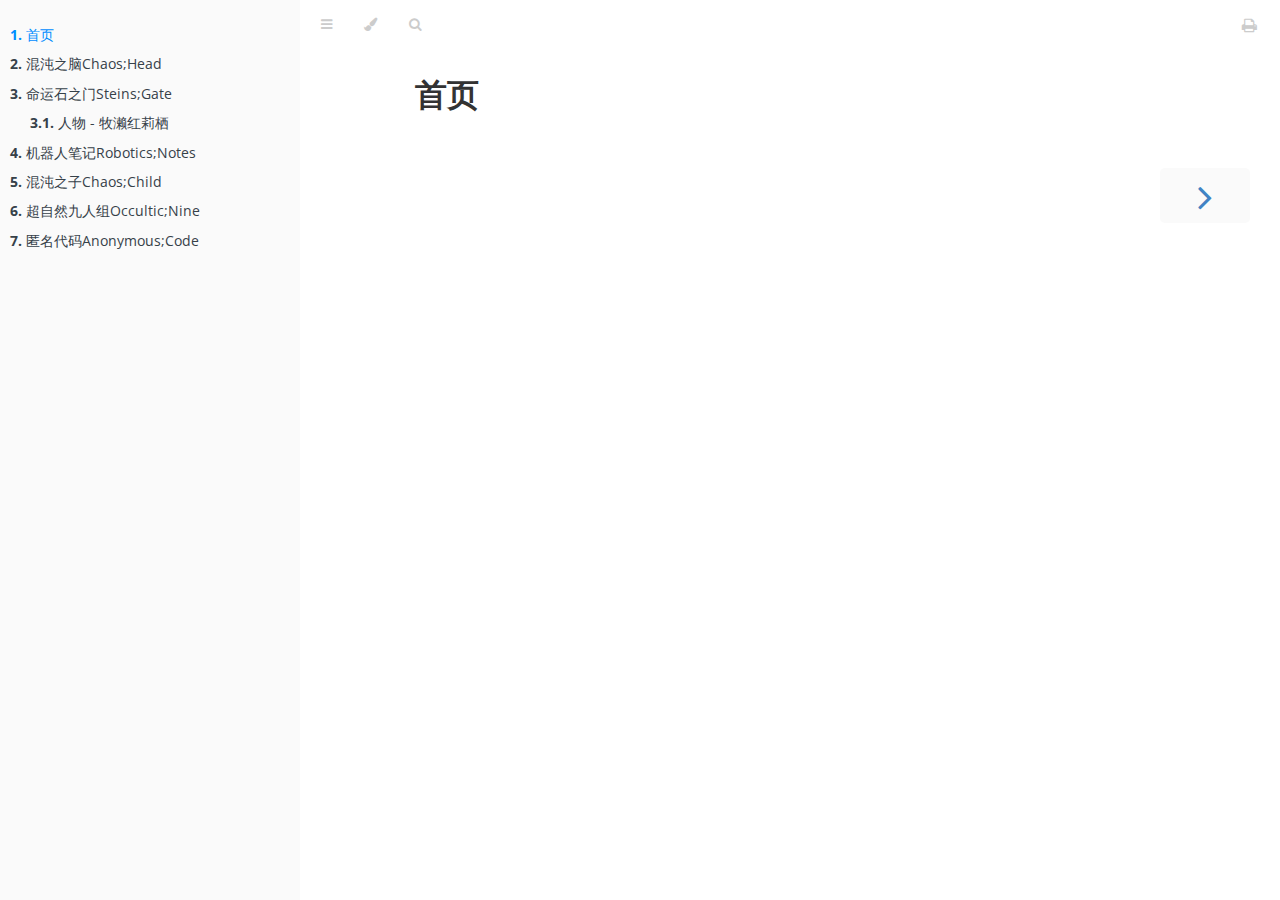
<file: index.html>
<!DOCTYPE HTML>
<html lang="en" class="sidebar-visible no-js light">
    <head>
        <!-- Book generated using mdBook -->
        <meta charset="UTF-8">
        <title>首页</title>
        

        <meta content="text/html; charset=utf-8" http-equiv="Content-Type">
        <meta name="description" content="">
        <meta name="viewport" content="width=device-width, initial-scale=1">
        <meta name="theme-color" content="#ffffff" />

        <link rel="shortcut icon" href="favicon.png">
        <link rel="stylesheet" href="css/variables.css">
        <link rel="stylesheet" href="css/general.css">
        <link rel="stylesheet" href="css/chrome.css">
        <link rel="stylesheet" href="css/print.css" media="print">

        <!-- Fonts -->
        <link rel="stylesheet" href="FontAwesome/css/font-awesome.css">
        <link href="https://fonts.googleapis.com/css?family=Open+Sans:300italic,400italic,600italic,700italic,800italic,400,300,600,700,800" rel="stylesheet" type="text/css">
        <link href="https://fonts.googleapis.com/css?family=Source+Code+Pro:500" rel="stylesheet" type="text/css">

        <!-- Highlight.js Stylesheets -->
        <link rel="stylesheet" href="highlight.css">
        <link rel="stylesheet" href="tomorrow-night.css">
        <link rel="stylesheet" href="ayu-highlight.css">

        <!-- Custom theme stylesheets -->
        

        
    </head>
    <body>
        <!-- Provide site root to javascript -->
        <script type="text/javascript">
            var path_to_root = "";
            var default_theme = window.matchMedia("(prefers-color-scheme: dark)").matches ? "light" : "light";
        </script>

        <!-- Work around some values being stored in localStorage wrapped in quotes -->
        <script type="text/javascript">
            try {
                var theme = localStorage.getItem('mdbook-theme');
                var sidebar = localStorage.getItem('mdbook-sidebar');

                if (theme.startsWith('"') && theme.endsWith('"')) {
                    localStorage.setItem('mdbook-theme', theme.slice(1, theme.length - 1));
                }

                if (sidebar.startsWith('"') && sidebar.endsWith('"')) {
                    localStorage.setItem('mdbook-sidebar', sidebar.slice(1, sidebar.length - 1));
                }
            } catch (e) { }
        </script>

        <!-- Set the theme before any content is loaded, prevents flash -->
        <script type="text/javascript">
            var theme;
            try { theme = localStorage.getItem('mdbook-theme'); } catch(e) { }
            if (theme === null || theme === undefined) { theme = default_theme; }
            var html = document.querySelector('html');
            html.classList.remove('no-js')
            html.classList.remove('light')
            html.classList.add(theme);
            html.classList.add('js');
        </script>

        <!-- Hide / unhide sidebar before it is displayed -->
        <script type="text/javascript">
            var html = document.querySelector('html');
            var sidebar = 'hidden';
            if (document.body.clientWidth >= 1080) {
                try { sidebar = localStorage.getItem('mdbook-sidebar'); } catch(e) { }
                sidebar = sidebar || 'visible';
            }
            html.classList.remove('sidebar-visible');
            html.classList.add("sidebar-" + sidebar);
        </script>

        <nav id="sidebar" class="sidebar" aria-label="Table of contents">
            <div class="sidebar-scrollbox">
                <ol class="chapter"><li class="chapter-item expanded "><a href="index.html" class="active"><strong aria-hidden="true">1.</strong> 首页</a></li><li class="chapter-item expanded "><a href="chaos_head.html"><strong aria-hidden="true">2.</strong> 混沌之脑Chaos;Head</a></li><li class="chapter-item expanded "><a href="steins_gate.html"><strong aria-hidden="true">3.</strong> 命运石之门Steins;Gate</a></li><li><ol class="section"><li class="chapter-item expanded "><a href="steins_gate/makise-kurisu.html"><strong aria-hidden="true">3.1.</strong> 人物 - 牧濑红莉栖</a></li></ol></li><li class="chapter-item expanded "><a href="robotics_notes.html"><strong aria-hidden="true">4.</strong> 机器人笔记Robotics;Notes</a></li><li class="chapter-item expanded "><a href="chaos_child.html"><strong aria-hidden="true">5.</strong> 混沌之子Chaos;Child</a></li><li class="chapter-item expanded "><a href="occultic_nine.html"><strong aria-hidden="true">6.</strong> 超自然九人组Occultic;Nine</a></li><li class="chapter-item expanded "><a href="anonymous_code.html"><strong aria-hidden="true">7.</strong> 匿名代码Anonymous;Code</a></li></ol>
            </div>
            <div id="sidebar-resize-handle" class="sidebar-resize-handle"></div>
        </nav>

        <div id="page-wrapper" class="page-wrapper">

            <div class="page">
                
                <div id="menu-bar-hover-placeholder"></div>
                <div id="menu-bar" class="menu-bar sticky bordered">
                    <div class="left-buttons">
                        <button id="sidebar-toggle" class="icon-button" type="button" title="Toggle Table of Contents" aria-label="Toggle Table of Contents" aria-controls="sidebar">
                            <i class="fa fa-bars"></i>
                        </button>
                        <button id="theme-toggle" class="icon-button" type="button" title="Change theme" aria-label="Change theme" aria-haspopup="true" aria-expanded="false" aria-controls="theme-list">
                            <i class="fa fa-paint-brush"></i>
                        </button>
                        <ul id="theme-list" class="theme-popup" aria-label="Themes" role="menu">
                            <li role="none"><button role="menuitem" class="theme" id="light">Light (default)</button></li>
                            <li role="none"><button role="menuitem" class="theme" id="rust">Rust</button></li>
                            <li role="none"><button role="menuitem" class="theme" id="coal">Coal</button></li>
                            <li role="none"><button role="menuitem" class="theme" id="navy">Navy</button></li>
                            <li role="none"><button role="menuitem" class="theme" id="ayu">Ayu</button></li>
                        </ul>
                        
                        <button id="search-toggle" class="icon-button" type="button" title="Search. (Shortkey: s)" aria-label="Toggle Searchbar" aria-expanded="false" aria-keyshortcuts="S" aria-controls="searchbar">
                            <i class="fa fa-search"></i>
                        </button>
                        
                    </div>

                    <h1 class="menu-title"></h1>

                    <div class="right-buttons">
                        <a href="print.html" title="Print this book" aria-label="Print this book">
                            <i id="print-button" class="fa fa-print"></i>
                        </a>
                        
                    </div>
                </div>

                
                <div id="search-wrapper" class="hidden">
                    <form id="searchbar-outer" class="searchbar-outer">
                        <input type="search" name="search" id="searchbar" name="searchbar" placeholder="Search this book ..." aria-controls="searchresults-outer" aria-describedby="searchresults-header">
                    </form>
                    <div id="searchresults-outer" class="searchresults-outer hidden">
                        <div id="searchresults-header" class="searchresults-header"></div>
                        <ul id="searchresults">
                        </ul>
                    </div>
                </div>
                

                <!-- Apply ARIA attributes after the sidebar and the sidebar toggle button are added to the DOM -->
                <script type="text/javascript">
                    document.getElementById('sidebar-toggle').setAttribute('aria-expanded', sidebar === 'visible');
                    document.getElementById('sidebar').setAttribute('aria-hidden', sidebar !== 'visible');
                    Array.from(document.querySelectorAll('#sidebar a')).forEach(function(link) {
                        link.setAttribute('tabIndex', sidebar === 'visible' ? 0 : -1);
                    });
                </script>

                <div id="content" class="content">
                    <main>
                        <h1><a class="header" href="#首页" id="首页">首页</a></h1>

                    </main>

                    <nav class="nav-wrapper" aria-label="Page navigation">
                        <!-- Mobile navigation buttons -->
                        

                        
                            <a rel="next" href="chaos_head.html" class="mobile-nav-chapters next" title="Next chapter" aria-label="Next chapter" aria-keyshortcuts="Right">
                                <i class="fa fa-angle-right"></i>
                            </a>
                        

                        <div style="clear: both"></div>
                    </nav>
                </div>
            </div>

            <nav class="nav-wide-wrapper" aria-label="Page navigation">
                

                
                    <a rel="next" href="chaos_head.html" class="nav-chapters next" title="Next chapter" aria-label="Next chapter" aria-keyshortcuts="Right">
                        <i class="fa fa-angle-right"></i>
                    </a>
                
            </nav>

        </div>

        

        

        
        
        
        <script type="text/javascript">
            window.playpen_copyable = true;
        </script>
        

        

        
        <script src="elasticlunr.min.js" type="text/javascript" charset="utf-8"></script>
        <script src="mark.min.js" type="text/javascript" charset="utf-8"></script>
        <script src="searcher.js" type="text/javascript" charset="utf-8"></script>
        

        <script src="clipboard.min.js" type="text/javascript" charset="utf-8"></script>
        <script src="highlight.js" type="text/javascript" charset="utf-8"></script>
        <script src="book.js" type="text/javascript" charset="utf-8"></script>

        <!-- Custom JS scripts -->
        

        

    </body>
</html>
</file>
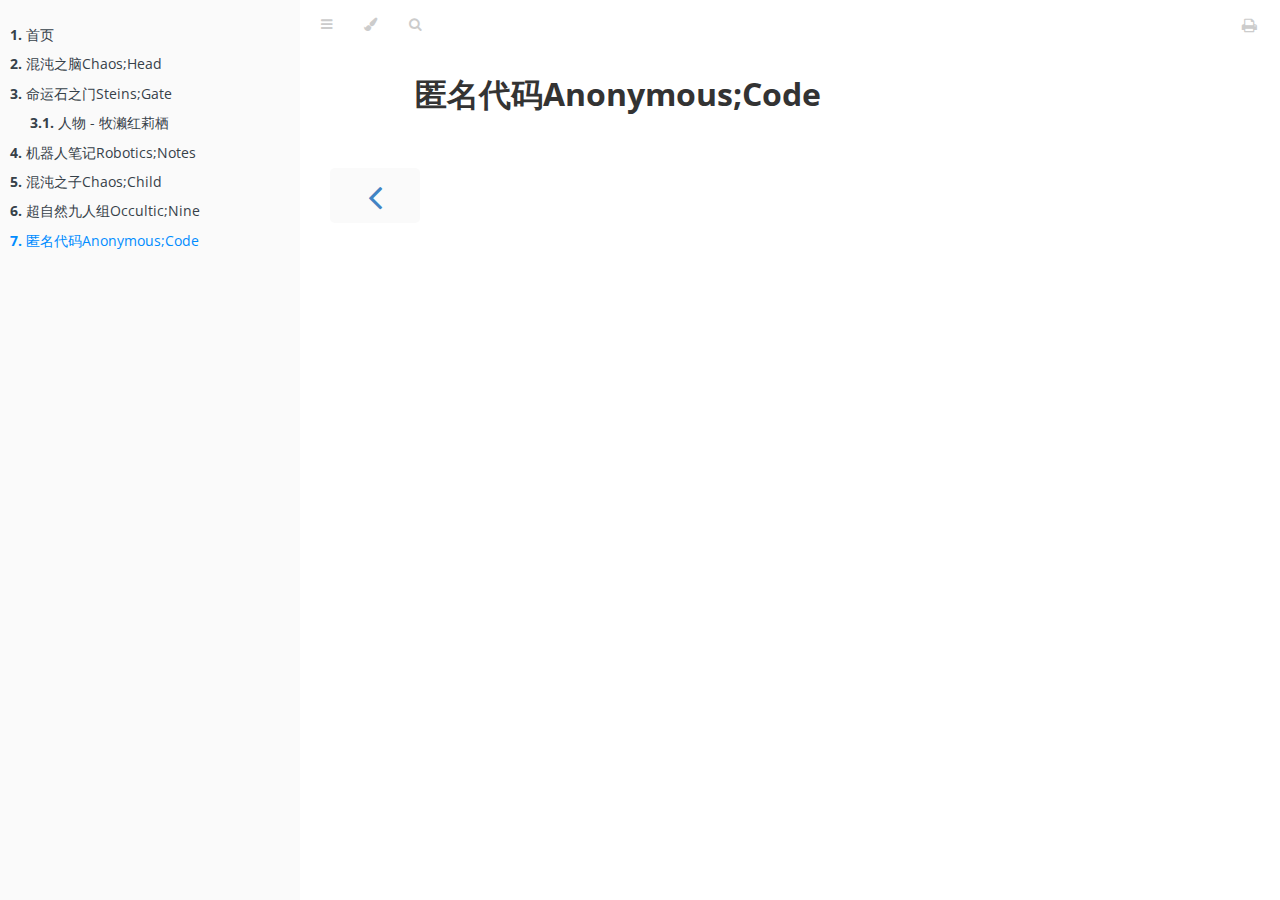
<file: anonymous_code.html>
<!DOCTYPE HTML>
<html lang="en" class="sidebar-visible no-js light">
    <head>
        <!-- Book generated using mdBook -->
        <meta charset="UTF-8">
        <title>匿名代码Anonymous;Code</title>
        

        <meta content="text/html; charset=utf-8" http-equiv="Content-Type">
        <meta name="description" content="">
        <meta name="viewport" content="width=device-width, initial-scale=1">
        <meta name="theme-color" content="#ffffff" />

        <link rel="shortcut icon" href="favicon.png">
        <link rel="stylesheet" href="css/variables.css">
        <link rel="stylesheet" href="css/general.css">
        <link rel="stylesheet" href="css/chrome.css">
        <link rel="stylesheet" href="css/print.css" media="print">

        <!-- Fonts -->
        <link rel="stylesheet" href="FontAwesome/css/font-awesome.css">
        <link href="https://fonts.googleapis.com/css?family=Open+Sans:300italic,400italic,600italic,700italic,800italic,400,300,600,700,800" rel="stylesheet" type="text/css">
        <link href="https://fonts.googleapis.com/css?family=Source+Code+Pro:500" rel="stylesheet" type="text/css">

        <!-- Highlight.js Stylesheets -->
        <link rel="stylesheet" href="highlight.css">
        <link rel="stylesheet" href="tomorrow-night.css">
        <link rel="stylesheet" href="ayu-highlight.css">

        <!-- Custom theme stylesheets -->
        

        
    </head>
    <body>
        <!-- Provide site root to javascript -->
        <script type="text/javascript">
            var path_to_root = "";
            var default_theme = window.matchMedia("(prefers-color-scheme: dark)").matches ? "light" : "light";
        </script>

        <!-- Work around some values being stored in localStorage wrapped in quotes -->
        <script type="text/javascript">
            try {
                var theme = localStorage.getItem('mdbook-theme');
                var sidebar = localStorage.getItem('mdbook-sidebar');

                if (theme.startsWith('"') && theme.endsWith('"')) {
                    localStorage.setItem('mdbook-theme', theme.slice(1, theme.length - 1));
                }

                if (sidebar.startsWith('"') && sidebar.endsWith('"')) {
                    localStorage.setItem('mdbook-sidebar', sidebar.slice(1, sidebar.length - 1));
                }
            } catch (e) { }
        </script>

        <!-- Set the theme before any content is loaded, prevents flash -->
        <script type="text/javascript">
            var theme;
            try { theme = localStorage.getItem('mdbook-theme'); } catch(e) { }
            if (theme === null || theme === undefined) { theme = default_theme; }
            var html = document.querySelector('html');
            html.classList.remove('no-js')
            html.classList.remove('light')
            html.classList.add(theme);
            html.classList.add('js');
        </script>

        <!-- Hide / unhide sidebar before it is displayed -->
        <script type="text/javascript">
            var html = document.querySelector('html');
            var sidebar = 'hidden';
            if (document.body.clientWidth >= 1080) {
                try { sidebar = localStorage.getItem('mdbook-sidebar'); } catch(e) { }
                sidebar = sidebar || 'visible';
            }
            html.classList.remove('sidebar-visible');
            html.classList.add("sidebar-" + sidebar);
        </script>

        <nav id="sidebar" class="sidebar" aria-label="Table of contents">
            <div class="sidebar-scrollbox">
                <ol class="chapter"><li class="chapter-item expanded "><a href="index.html"><strong aria-hidden="true">1.</strong> 首页</a></li><li class="chapter-item expanded "><a href="chaos_head.html"><strong aria-hidden="true">2.</strong> 混沌之脑Chaos;Head</a></li><li class="chapter-item expanded "><a href="steins_gate.html"><strong aria-hidden="true">3.</strong> 命运石之门Steins;Gate</a></li><li><ol class="section"><li class="chapter-item expanded "><a href="steins_gate/makise-kurisu.html"><strong aria-hidden="true">3.1.</strong> 人物 - 牧濑红莉栖</a></li></ol></li><li class="chapter-item expanded "><a href="robotics_notes.html"><strong aria-hidden="true">4.</strong> 机器人笔记Robotics;Notes</a></li><li class="chapter-item expanded "><a href="chaos_child.html"><strong aria-hidden="true">5.</strong> 混沌之子Chaos;Child</a></li><li class="chapter-item expanded "><a href="occultic_nine.html"><strong aria-hidden="true">6.</strong> 超自然九人组Occultic;Nine</a></li><li class="chapter-item expanded "><a href="anonymous_code.html" class="active"><strong aria-hidden="true">7.</strong> 匿名代码Anonymous;Code</a></li></ol>
            </div>
            <div id="sidebar-resize-handle" class="sidebar-resize-handle"></div>
        </nav>

        <div id="page-wrapper" class="page-wrapper">

            <div class="page">
                
                <div id="menu-bar-hover-placeholder"></div>
                <div id="menu-bar" class="menu-bar sticky bordered">
                    <div class="left-buttons">
                        <button id="sidebar-toggle" class="icon-button" type="button" title="Toggle Table of Contents" aria-label="Toggle Table of Contents" aria-controls="sidebar">
                            <i class="fa fa-bars"></i>
                        </button>
                        <button id="theme-toggle" class="icon-button" type="button" title="Change theme" aria-label="Change theme" aria-haspopup="true" aria-expanded="false" aria-controls="theme-list">
                            <i class="fa fa-paint-brush"></i>
                        </button>
                        <ul id="theme-list" class="theme-popup" aria-label="Themes" role="menu">
                            <li role="none"><button role="menuitem" class="theme" id="light">Light (default)</button></li>
                            <li role="none"><button role="menuitem" class="theme" id="rust">Rust</button></li>
                            <li role="none"><button role="menuitem" class="theme" id="coal">Coal</button></li>
                            <li role="none"><button role="menuitem" class="theme" id="navy">Navy</button></li>
                            <li role="none"><button role="menuitem" class="theme" id="ayu">Ayu</button></li>
                        </ul>
                        
                        <button id="search-toggle" class="icon-button" type="button" title="Search. (Shortkey: s)" aria-label="Toggle Searchbar" aria-expanded="false" aria-keyshortcuts="S" aria-controls="searchbar">
                            <i class="fa fa-search"></i>
                        </button>
                        
                    </div>

                    <h1 class="menu-title"></h1>

                    <div class="right-buttons">
                        <a href="print.html" title="Print this book" aria-label="Print this book">
                            <i id="print-button" class="fa fa-print"></i>
                        </a>
                        
                    </div>
                </div>

                
                <div id="search-wrapper" class="hidden">
                    <form id="searchbar-outer" class="searchbar-outer">
                        <input type="search" name="search" id="searchbar" name="searchbar" placeholder="Search this book ..." aria-controls="searchresults-outer" aria-describedby="searchresults-header">
                    </form>
                    <div id="searchresults-outer" class="searchresults-outer hidden">
                        <div id="searchresults-header" class="searchresults-header"></div>
                        <ul id="searchresults">
                        </ul>
                    </div>
                </div>
                

                <!-- Apply ARIA attributes after the sidebar and the sidebar toggle button are added to the DOM -->
                <script type="text/javascript">
                    document.getElementById('sidebar-toggle').setAttribute('aria-expanded', sidebar === 'visible');
                    document.getElementById('sidebar').setAttribute('aria-hidden', sidebar !== 'visible');
                    Array.from(document.querySelectorAll('#sidebar a')).forEach(function(link) {
                        link.setAttribute('tabIndex', sidebar === 'visible' ? 0 : -1);
                    });
                </script>

                <div id="content" class="content">
                    <main>
                        <h1><a class="header" href="#匿名代码anonymouscode" id="匿名代码anonymouscode">匿名代码Anonymous;Code</a></h1>

                    </main>

                    <nav class="nav-wrapper" aria-label="Page navigation">
                        <!-- Mobile navigation buttons -->
                        
                            <a rel="prev" href="occultic_nine.html" class="mobile-nav-chapters previous" title="Previous chapter" aria-label="Previous chapter" aria-keyshortcuts="Left">
                                <i class="fa fa-angle-left"></i>
                            </a>
                        

                        

                        <div style="clear: both"></div>
                    </nav>
                </div>
            </div>

            <nav class="nav-wide-wrapper" aria-label="Page navigation">
                
                    <a rel="prev" href="occultic_nine.html" class="nav-chapters previous" title="Previous chapter" aria-label="Previous chapter" aria-keyshortcuts="Left">
                        <i class="fa fa-angle-left"></i>
                    </a>
                

                
            </nav>

        </div>

        

        

        
        
        
        <script type="text/javascript">
            window.playpen_copyable = true;
        </script>
        

        

        
        <script src="elasticlunr.min.js" type="text/javascript" charset="utf-8"></script>
        <script src="mark.min.js" type="text/javascript" charset="utf-8"></script>
        <script src="searcher.js" type="text/javascript" charset="utf-8"></script>
        

        <script src="clipboard.min.js" type="text/javascript" charset="utf-8"></script>
        <script src="highlight.js" type="text/javascript" charset="utf-8"></script>
        <script src="book.js" type="text/javascript" charset="utf-8"></script>

        <!-- Custom JS scripts -->
        

        

    </body>
</html>
</file>
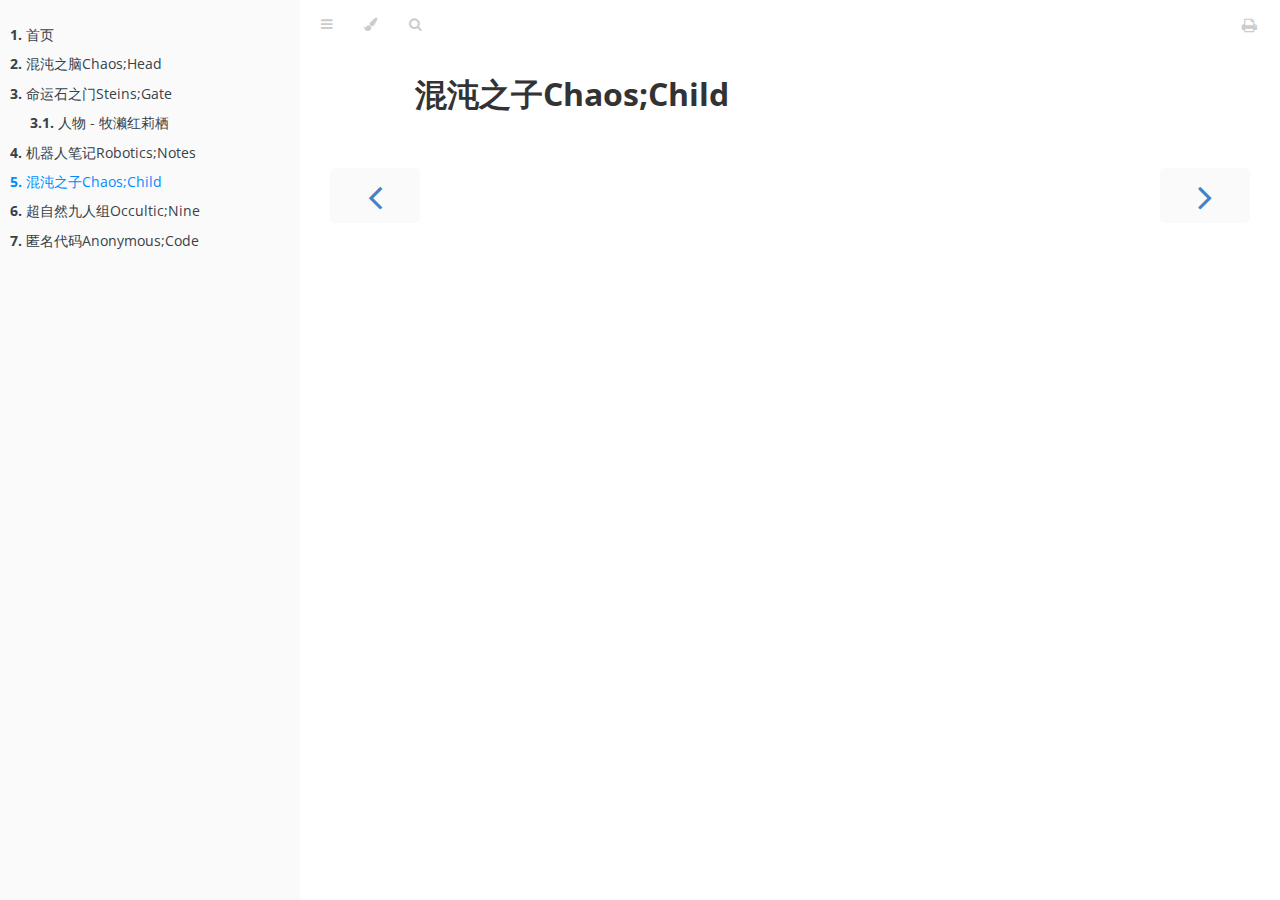
<file: chaos_child.html>
<!DOCTYPE HTML>
<html lang="en" class="sidebar-visible no-js light">
    <head>
        <!-- Book generated using mdBook -->
        <meta charset="UTF-8">
        <title>混沌之子Chaos;Child</title>
        

        <meta content="text/html; charset=utf-8" http-equiv="Content-Type">
        <meta name="description" content="">
        <meta name="viewport" content="width=device-width, initial-scale=1">
        <meta name="theme-color" content="#ffffff" />

        <link rel="shortcut icon" href="favicon.png">
        <link rel="stylesheet" href="css/variables.css">
        <link rel="stylesheet" href="css/general.css">
        <link rel="stylesheet" href="css/chrome.css">
        <link rel="stylesheet" href="css/print.css" media="print">

        <!-- Fonts -->
        <link rel="stylesheet" href="FontAwesome/css/font-awesome.css">
        <link href="https://fonts.googleapis.com/css?family=Open+Sans:300italic,400italic,600italic,700italic,800italic,400,300,600,700,800" rel="stylesheet" type="text/css">
        <link href="https://fonts.googleapis.com/css?family=Source+Code+Pro:500" rel="stylesheet" type="text/css">

        <!-- Highlight.js Stylesheets -->
        <link rel="stylesheet" href="highlight.css">
        <link rel="stylesheet" href="tomorrow-night.css">
        <link rel="stylesheet" href="ayu-highlight.css">

        <!-- Custom theme stylesheets -->
        

        
    </head>
    <body>
        <!-- Provide site root to javascript -->
        <script type="text/javascript">
            var path_to_root = "";
            var default_theme = window.matchMedia("(prefers-color-scheme: dark)").matches ? "light" : "light";
        </script>

        <!-- Work around some values being stored in localStorage wrapped in quotes -->
        <script type="text/javascript">
            try {
                var theme = localStorage.getItem('mdbook-theme');
                var sidebar = localStorage.getItem('mdbook-sidebar');

                if (theme.startsWith('"') && theme.endsWith('"')) {
                    localStorage.setItem('mdbook-theme', theme.slice(1, theme.length - 1));
                }

                if (sidebar.startsWith('"') && sidebar.endsWith('"')) {
                    localStorage.setItem('mdbook-sidebar', sidebar.slice(1, sidebar.length - 1));
                }
            } catch (e) { }
        </script>

        <!-- Set the theme before any content is loaded, prevents flash -->
        <script type="text/javascript">
            var theme;
            try { theme = localStorage.getItem('mdbook-theme'); } catch(e) { }
            if (theme === null || theme === undefined) { theme = default_theme; }
            var html = document.querySelector('html');
            html.classList.remove('no-js')
            html.classList.remove('light')
            html.classList.add(theme);
            html.classList.add('js');
        </script>

        <!-- Hide / unhide sidebar before it is displayed -->
        <script type="text/javascript">
            var html = document.querySelector('html');
            var sidebar = 'hidden';
            if (document.body.clientWidth >= 1080) {
                try { sidebar = localStorage.getItem('mdbook-sidebar'); } catch(e) { }
                sidebar = sidebar || 'visible';
            }
            html.classList.remove('sidebar-visible');
            html.classList.add("sidebar-" + sidebar);
        </script>

        <nav id="sidebar" class="sidebar" aria-label="Table of contents">
            <div class="sidebar-scrollbox">
                <ol class="chapter"><li class="chapter-item expanded "><a href="index.html"><strong aria-hidden="true">1.</strong> 首页</a></li><li class="chapter-item expanded "><a href="chaos_head.html"><strong aria-hidden="true">2.</strong> 混沌之脑Chaos;Head</a></li><li class="chapter-item expanded "><a href="steins_gate.html"><strong aria-hidden="true">3.</strong> 命运石之门Steins;Gate</a></li><li><ol class="section"><li class="chapter-item expanded "><a href="steins_gate/makise-kurisu.html"><strong aria-hidden="true">3.1.</strong> 人物 - 牧濑红莉栖</a></li></ol></li><li class="chapter-item expanded "><a href="robotics_notes.html"><strong aria-hidden="true">4.</strong> 机器人笔记Robotics;Notes</a></li><li class="chapter-item expanded "><a href="chaos_child.html" class="active"><strong aria-hidden="true">5.</strong> 混沌之子Chaos;Child</a></li><li class="chapter-item expanded "><a href="occultic_nine.html"><strong aria-hidden="true">6.</strong> 超自然九人组Occultic;Nine</a></li><li class="chapter-item expanded "><a href="anonymous_code.html"><strong aria-hidden="true">7.</strong> 匿名代码Anonymous;Code</a></li></ol>
            </div>
            <div id="sidebar-resize-handle" class="sidebar-resize-handle"></div>
        </nav>

        <div id="page-wrapper" class="page-wrapper">

            <div class="page">
                
                <div id="menu-bar-hover-placeholder"></div>
                <div id="menu-bar" class="menu-bar sticky bordered">
                    <div class="left-buttons">
                        <button id="sidebar-toggle" class="icon-button" type="button" title="Toggle Table of Contents" aria-label="Toggle Table of Contents" aria-controls="sidebar">
                            <i class="fa fa-bars"></i>
                        </button>
                        <button id="theme-toggle" class="icon-button" type="button" title="Change theme" aria-label="Change theme" aria-haspopup="true" aria-expanded="false" aria-controls="theme-list">
                            <i class="fa fa-paint-brush"></i>
                        </button>
                        <ul id="theme-list" class="theme-popup" aria-label="Themes" role="menu">
                            <li role="none"><button role="menuitem" class="theme" id="light">Light (default)</button></li>
                            <li role="none"><button role="menuitem" class="theme" id="rust">Rust</button></li>
                            <li role="none"><button role="menuitem" class="theme" id="coal">Coal</button></li>
                            <li role="none"><button role="menuitem" class="theme" id="navy">Navy</button></li>
                            <li role="none"><button role="menuitem" class="theme" id="ayu">Ayu</button></li>
                        </ul>
                        
                        <button id="search-toggle" class="icon-button" type="button" title="Search. (Shortkey: s)" aria-label="Toggle Searchbar" aria-expanded="false" aria-keyshortcuts="S" aria-controls="searchbar">
                            <i class="fa fa-search"></i>
                        </button>
                        
                    </div>

                    <h1 class="menu-title"></h1>

                    <div class="right-buttons">
                        <a href="print.html" title="Print this book" aria-label="Print this book">
                            <i id="print-button" class="fa fa-print"></i>
                        </a>
                        
                    </div>
                </div>

                
                <div id="search-wrapper" class="hidden">
                    <form id="searchbar-outer" class="searchbar-outer">
                        <input type="search" name="search" id="searchbar" name="searchbar" placeholder="Search this book ..." aria-controls="searchresults-outer" aria-describedby="searchresults-header">
                    </form>
                    <div id="searchresults-outer" class="searchresults-outer hidden">
                        <div id="searchresults-header" class="searchresults-header"></div>
                        <ul id="searchresults">
                        </ul>
                    </div>
                </div>
                

                <!-- Apply ARIA attributes after the sidebar and the sidebar toggle button are added to the DOM -->
                <script type="text/javascript">
                    document.getElementById('sidebar-toggle').setAttribute('aria-expanded', sidebar === 'visible');
                    document.getElementById('sidebar').setAttribute('aria-hidden', sidebar !== 'visible');
                    Array.from(document.querySelectorAll('#sidebar a')).forEach(function(link) {
                        link.setAttribute('tabIndex', sidebar === 'visible' ? 0 : -1);
                    });
                </script>

                <div id="content" class="content">
                    <main>
                        <h1><a class="header" href="#混沌之子chaoschild" id="混沌之子chaoschild">混沌之子Chaos;Child</a></h1>

                    </main>

                    <nav class="nav-wrapper" aria-label="Page navigation">
                        <!-- Mobile navigation buttons -->
                        
                            <a rel="prev" href="robotics_notes.html" class="mobile-nav-chapters previous" title="Previous chapter" aria-label="Previous chapter" aria-keyshortcuts="Left">
                                <i class="fa fa-angle-left"></i>
                            </a>
                        

                        
                            <a rel="next" href="occultic_nine.html" class="mobile-nav-chapters next" title="Next chapter" aria-label="Next chapter" aria-keyshortcuts="Right">
                                <i class="fa fa-angle-right"></i>
                            </a>
                        

                        <div style="clear: both"></div>
                    </nav>
                </div>
            </div>

            <nav class="nav-wide-wrapper" aria-label="Page navigation">
                
                    <a rel="prev" href="robotics_notes.html" class="nav-chapters previous" title="Previous chapter" aria-label="Previous chapter" aria-keyshortcuts="Left">
                        <i class="fa fa-angle-left"></i>
                    </a>
                

                
                    <a rel="next" href="occultic_nine.html" class="nav-chapters next" title="Next chapter" aria-label="Next chapter" aria-keyshortcuts="Right">
                        <i class="fa fa-angle-right"></i>
                    </a>
                
            </nav>

        </div>

        

        

        
        
        
        <script type="text/javascript">
            window.playpen_copyable = true;
        </script>
        

        

        
        <script src="elasticlunr.min.js" type="text/javascript" charset="utf-8"></script>
        <script src="mark.min.js" type="text/javascript" charset="utf-8"></script>
        <script src="searcher.js" type="text/javascript" charset="utf-8"></script>
        

        <script src="clipboard.min.js" type="text/javascript" charset="utf-8"></script>
        <script src="highlight.js" type="text/javascript" charset="utf-8"></script>
        <script src="book.js" type="text/javascript" charset="utf-8"></script>

        <!-- Custom JS scripts -->
        

        

    </body>
</html>
</file>
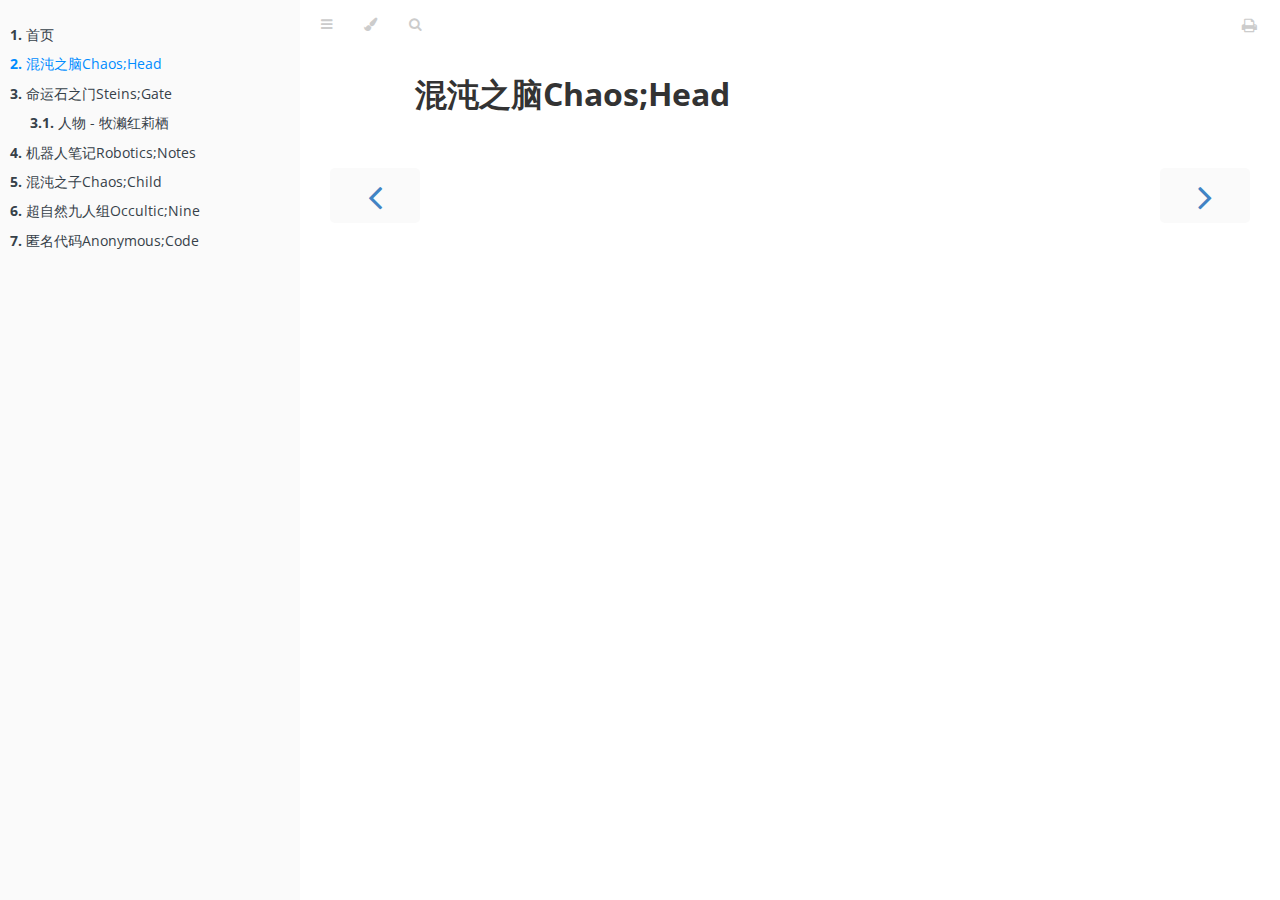
<file: chaos_head.html>
<!DOCTYPE HTML>
<html lang="en" class="sidebar-visible no-js light">
    <head>
        <!-- Book generated using mdBook -->
        <meta charset="UTF-8">
        <title>混沌之脑Chaos;Head</title>
        

        <meta content="text/html; charset=utf-8" http-equiv="Content-Type">
        <meta name="description" content="">
        <meta name="viewport" content="width=device-width, initial-scale=1">
        <meta name="theme-color" content="#ffffff" />

        <link rel="shortcut icon" href="favicon.png">
        <link rel="stylesheet" href="css/variables.css">
        <link rel="stylesheet" href="css/general.css">
        <link rel="stylesheet" href="css/chrome.css">
        <link rel="stylesheet" href="css/print.css" media="print">

        <!-- Fonts -->
        <link rel="stylesheet" href="FontAwesome/css/font-awesome.css">
        <link href="https://fonts.googleapis.com/css?family=Open+Sans:300italic,400italic,600italic,700italic,800italic,400,300,600,700,800" rel="stylesheet" type="text/css">
        <link href="https://fonts.googleapis.com/css?family=Source+Code+Pro:500" rel="stylesheet" type="text/css">

        <!-- Highlight.js Stylesheets -->
        <link rel="stylesheet" href="highlight.css">
        <link rel="stylesheet" href="tomorrow-night.css">
        <link rel="stylesheet" href="ayu-highlight.css">

        <!-- Custom theme stylesheets -->
        

        
    </head>
    <body>
        <!-- Provide site root to javascript -->
        <script type="text/javascript">
            var path_to_root = "";
            var default_theme = window.matchMedia("(prefers-color-scheme: dark)").matches ? "light" : "light";
        </script>

        <!-- Work around some values being stored in localStorage wrapped in quotes -->
        <script type="text/javascript">
            try {
                var theme = localStorage.getItem('mdbook-theme');
                var sidebar = localStorage.getItem('mdbook-sidebar');

                if (theme.startsWith('"') && theme.endsWith('"')) {
                    localStorage.setItem('mdbook-theme', theme.slice(1, theme.length - 1));
                }

                if (sidebar.startsWith('"') && sidebar.endsWith('"')) {
                    localStorage.setItem('mdbook-sidebar', sidebar.slice(1, sidebar.length - 1));
                }
            } catch (e) { }
        </script>

        <!-- Set the theme before any content is loaded, prevents flash -->
        <script type="text/javascript">
            var theme;
            try { theme = localStorage.getItem('mdbook-theme'); } catch(e) { }
            if (theme === null || theme === undefined) { theme = default_theme; }
            var html = document.querySelector('html');
            html.classList.remove('no-js')
            html.classList.remove('light')
            html.classList.add(theme);
            html.classList.add('js');
        </script>

        <!-- Hide / unhide sidebar before it is displayed -->
        <script type="text/javascript">
            var html = document.querySelector('html');
            var sidebar = 'hidden';
            if (document.body.clientWidth >= 1080) {
                try { sidebar = localStorage.getItem('mdbook-sidebar'); } catch(e) { }
                sidebar = sidebar || 'visible';
            }
            html.classList.remove('sidebar-visible');
            html.classList.add("sidebar-" + sidebar);
        </script>

        <nav id="sidebar" class="sidebar" aria-label="Table of contents">
            <div class="sidebar-scrollbox">
                <ol class="chapter"><li class="chapter-item expanded "><a href="index.html"><strong aria-hidden="true">1.</strong> 首页</a></li><li class="chapter-item expanded "><a href="chaos_head.html" class="active"><strong aria-hidden="true">2.</strong> 混沌之脑Chaos;Head</a></li><li class="chapter-item expanded "><a href="steins_gate.html"><strong aria-hidden="true">3.</strong> 命运石之门Steins;Gate</a></li><li><ol class="section"><li class="chapter-item expanded "><a href="steins_gate/makise-kurisu.html"><strong aria-hidden="true">3.1.</strong> 人物 - 牧濑红莉栖</a></li></ol></li><li class="chapter-item expanded "><a href="robotics_notes.html"><strong aria-hidden="true">4.</strong> 机器人笔记Robotics;Notes</a></li><li class="chapter-item expanded "><a href="chaos_child.html"><strong aria-hidden="true">5.</strong> 混沌之子Chaos;Child</a></li><li class="chapter-item expanded "><a href="occultic_nine.html"><strong aria-hidden="true">6.</strong> 超自然九人组Occultic;Nine</a></li><li class="chapter-item expanded "><a href="anonymous_code.html"><strong aria-hidden="true">7.</strong> 匿名代码Anonymous;Code</a></li></ol>
            </div>
            <div id="sidebar-resize-handle" class="sidebar-resize-handle"></div>
        </nav>

        <div id="page-wrapper" class="page-wrapper">

            <div class="page">
                
                <div id="menu-bar-hover-placeholder"></div>
                <div id="menu-bar" class="menu-bar sticky bordered">
                    <div class="left-buttons">
                        <button id="sidebar-toggle" class="icon-button" type="button" title="Toggle Table of Contents" aria-label="Toggle Table of Contents" aria-controls="sidebar">
                            <i class="fa fa-bars"></i>
                        </button>
                        <button id="theme-toggle" class="icon-button" type="button" title="Change theme" aria-label="Change theme" aria-haspopup="true" aria-expanded="false" aria-controls="theme-list">
                            <i class="fa fa-paint-brush"></i>
                        </button>
                        <ul id="theme-list" class="theme-popup" aria-label="Themes" role="menu">
                            <li role="none"><button role="menuitem" class="theme" id="light">Light (default)</button></li>
                            <li role="none"><button role="menuitem" class="theme" id="rust">Rust</button></li>
                            <li role="none"><button role="menuitem" class="theme" id="coal">Coal</button></li>
                            <li role="none"><button role="menuitem" class="theme" id="navy">Navy</button></li>
                            <li role="none"><button role="menuitem" class="theme" id="ayu">Ayu</button></li>
                        </ul>
                        
                        <button id="search-toggle" class="icon-button" type="button" title="Search. (Shortkey: s)" aria-label="Toggle Searchbar" aria-expanded="false" aria-keyshortcuts="S" aria-controls="searchbar">
                            <i class="fa fa-search"></i>
                        </button>
                        
                    </div>

                    <h1 class="menu-title"></h1>

                    <div class="right-buttons">
                        <a href="print.html" title="Print this book" aria-label="Print this book">
                            <i id="print-button" class="fa fa-print"></i>
                        </a>
                        
                    </div>
                </div>

                
                <div id="search-wrapper" class="hidden">
                    <form id="searchbar-outer" class="searchbar-outer">
                        <input type="search" name="search" id="searchbar" name="searchbar" placeholder="Search this book ..." aria-controls="searchresults-outer" aria-describedby="searchresults-header">
                    </form>
                    <div id="searchresults-outer" class="searchresults-outer hidden">
                        <div id="searchresults-header" class="searchresults-header"></div>
                        <ul id="searchresults">
                        </ul>
                    </div>
                </div>
                

                <!-- Apply ARIA attributes after the sidebar and the sidebar toggle button are added to the DOM -->
                <script type="text/javascript">
                    document.getElementById('sidebar-toggle').setAttribute('aria-expanded', sidebar === 'visible');
                    document.getElementById('sidebar').setAttribute('aria-hidden', sidebar !== 'visible');
                    Array.from(document.querySelectorAll('#sidebar a')).forEach(function(link) {
                        link.setAttribute('tabIndex', sidebar === 'visible' ? 0 : -1);
                    });
                </script>

                <div id="content" class="content">
                    <main>
                        <h1><a class="header" href="#混沌之脑chaoshead" id="混沌之脑chaoshead">混沌之脑Chaos;Head</a></h1>

                    </main>

                    <nav class="nav-wrapper" aria-label="Page navigation">
                        <!-- Mobile navigation buttons -->
                        
                            <a rel="prev" href="index.html" class="mobile-nav-chapters previous" title="Previous chapter" aria-label="Previous chapter" aria-keyshortcuts="Left">
                                <i class="fa fa-angle-left"></i>
                            </a>
                        

                        
                            <a rel="next" href="steins_gate.html" class="mobile-nav-chapters next" title="Next chapter" aria-label="Next chapter" aria-keyshortcuts="Right">
                                <i class="fa fa-angle-right"></i>
                            </a>
                        

                        <div style="clear: both"></div>
                    </nav>
                </div>
            </div>

            <nav class="nav-wide-wrapper" aria-label="Page navigation">
                
                    <a rel="prev" href="index.html" class="nav-chapters previous" title="Previous chapter" aria-label="Previous chapter" aria-keyshortcuts="Left">
                        <i class="fa fa-angle-left"></i>
                    </a>
                

                
                    <a rel="next" href="steins_gate.html" class="nav-chapters next" title="Next chapter" aria-label="Next chapter" aria-keyshortcuts="Right">
                        <i class="fa fa-angle-right"></i>
                    </a>
                
            </nav>

        </div>

        

        

        
        
        
        <script type="text/javascript">
            window.playpen_copyable = true;
        </script>
        

        

        
        <script src="elasticlunr.min.js" type="text/javascript" charset="utf-8"></script>
        <script src="mark.min.js" type="text/javascript" charset="utf-8"></script>
        <script src="searcher.js" type="text/javascript" charset="utf-8"></script>
        

        <script src="clipboard.min.js" type="text/javascript" charset="utf-8"></script>
        <script src="highlight.js" type="text/javascript" charset="utf-8"></script>
        <script src="book.js" type="text/javascript" charset="utf-8"></script>

        <!-- Custom JS scripts -->
        

        

    </body>
</html>
</file>
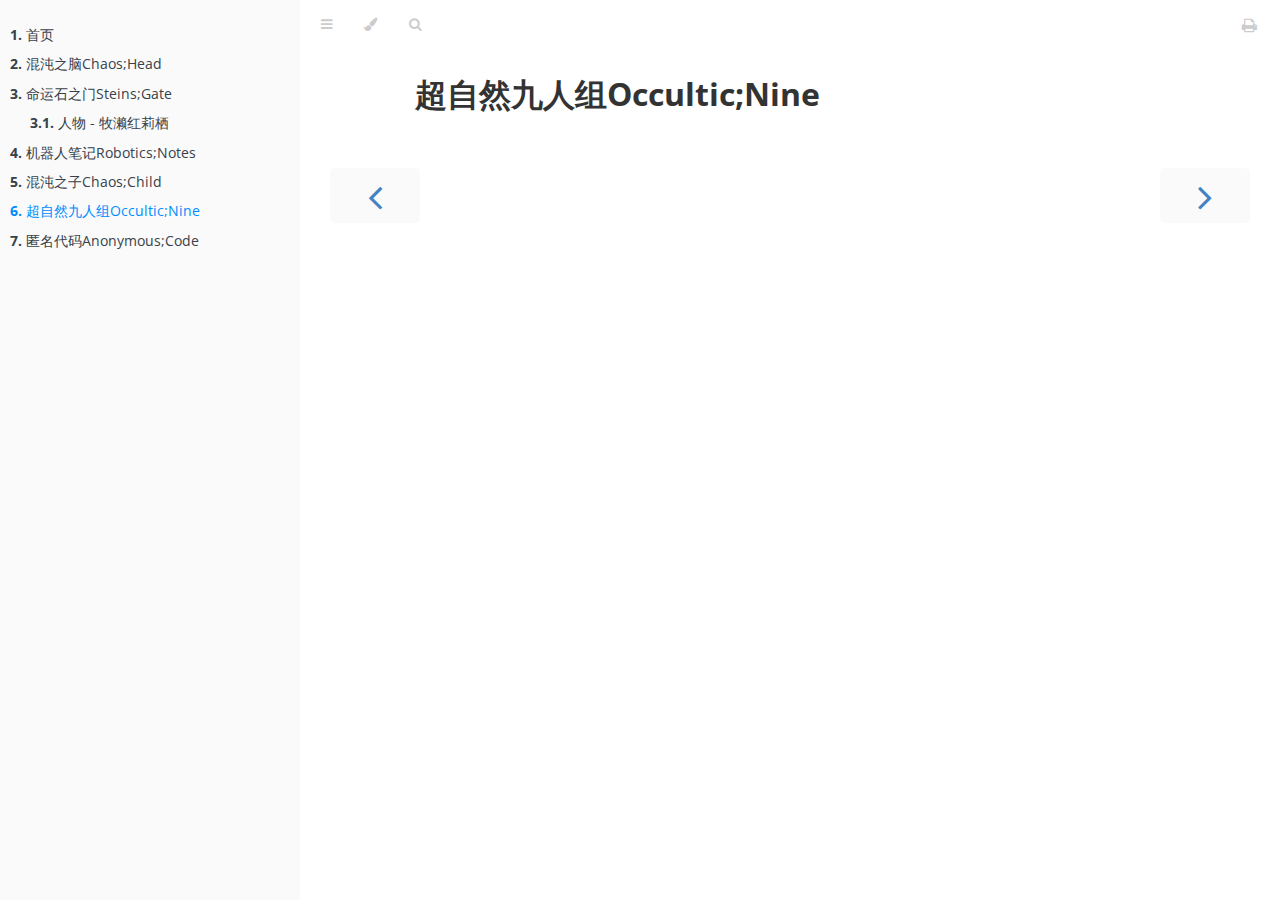
<file: occultic_nine.html>
<!DOCTYPE HTML>
<html lang="en" class="sidebar-visible no-js light">
    <head>
        <!-- Book generated using mdBook -->
        <meta charset="UTF-8">
        <title>超自然九人组Occultic;Nine</title>
        

        <meta content="text/html; charset=utf-8" http-equiv="Content-Type">
        <meta name="description" content="">
        <meta name="viewport" content="width=device-width, initial-scale=1">
        <meta name="theme-color" content="#ffffff" />

        <link rel="shortcut icon" href="favicon.png">
        <link rel="stylesheet" href="css/variables.css">
        <link rel="stylesheet" href="css/general.css">
        <link rel="stylesheet" href="css/chrome.css">
        <link rel="stylesheet" href="css/print.css" media="print">

        <!-- Fonts -->
        <link rel="stylesheet" href="FontAwesome/css/font-awesome.css">
        <link href="https://fonts.googleapis.com/css?family=Open+Sans:300italic,400italic,600italic,700italic,800italic,400,300,600,700,800" rel="stylesheet" type="text/css">
        <link href="https://fonts.googleapis.com/css?family=Source+Code+Pro:500" rel="stylesheet" type="text/css">

        <!-- Highlight.js Stylesheets -->
        <link rel="stylesheet" href="highlight.css">
        <link rel="stylesheet" href="tomorrow-night.css">
        <link rel="stylesheet" href="ayu-highlight.css">

        <!-- Custom theme stylesheets -->
        

        
    </head>
    <body>
        <!-- Provide site root to javascript -->
        <script type="text/javascript">
            var path_to_root = "";
            var default_theme = window.matchMedia("(prefers-color-scheme: dark)").matches ? "light" : "light";
        </script>

        <!-- Work around some values being stored in localStorage wrapped in quotes -->
        <script type="text/javascript">
            try {
                var theme = localStorage.getItem('mdbook-theme');
                var sidebar = localStorage.getItem('mdbook-sidebar');

                if (theme.startsWith('"') && theme.endsWith('"')) {
                    localStorage.setItem('mdbook-theme', theme.slice(1, theme.length - 1));
                }

                if (sidebar.startsWith('"') && sidebar.endsWith('"')) {
                    localStorage.setItem('mdbook-sidebar', sidebar.slice(1, sidebar.length - 1));
                }
            } catch (e) { }
        </script>

        <!-- Set the theme before any content is loaded, prevents flash -->
        <script type="text/javascript">
            var theme;
            try { theme = localStorage.getItem('mdbook-theme'); } catch(e) { }
            if (theme === null || theme === undefined) { theme = default_theme; }
            var html = document.querySelector('html');
            html.classList.remove('no-js')
            html.classList.remove('light')
            html.classList.add(theme);
            html.classList.add('js');
        </script>

        <!-- Hide / unhide sidebar before it is displayed -->
        <script type="text/javascript">
            var html = document.querySelector('html');
            var sidebar = 'hidden';
            if (document.body.clientWidth >= 1080) {
                try { sidebar = localStorage.getItem('mdbook-sidebar'); } catch(e) { }
                sidebar = sidebar || 'visible';
            }
            html.classList.remove('sidebar-visible');
            html.classList.add("sidebar-" + sidebar);
        </script>

        <nav id="sidebar" class="sidebar" aria-label="Table of contents">
            <div class="sidebar-scrollbox">
                <ol class="chapter"><li class="chapter-item expanded "><a href="index.html"><strong aria-hidden="true">1.</strong> 首页</a></li><li class="chapter-item expanded "><a href="chaos_head.html"><strong aria-hidden="true">2.</strong> 混沌之脑Chaos;Head</a></li><li class="chapter-item expanded "><a href="steins_gate.html"><strong aria-hidden="true">3.</strong> 命运石之门Steins;Gate</a></li><li><ol class="section"><li class="chapter-item expanded "><a href="steins_gate/makise-kurisu.html"><strong aria-hidden="true">3.1.</strong> 人物 - 牧濑红莉栖</a></li></ol></li><li class="chapter-item expanded "><a href="robotics_notes.html"><strong aria-hidden="true">4.</strong> 机器人笔记Robotics;Notes</a></li><li class="chapter-item expanded "><a href="chaos_child.html"><strong aria-hidden="true">5.</strong> 混沌之子Chaos;Child</a></li><li class="chapter-item expanded "><a href="occultic_nine.html" class="active"><strong aria-hidden="true">6.</strong> 超自然九人组Occultic;Nine</a></li><li class="chapter-item expanded "><a href="anonymous_code.html"><strong aria-hidden="true">7.</strong> 匿名代码Anonymous;Code</a></li></ol>
            </div>
            <div id="sidebar-resize-handle" class="sidebar-resize-handle"></div>
        </nav>

        <div id="page-wrapper" class="page-wrapper">

            <div class="page">
                
                <div id="menu-bar-hover-placeholder"></div>
                <div id="menu-bar" class="menu-bar sticky bordered">
                    <div class="left-buttons">
                        <button id="sidebar-toggle" class="icon-button" type="button" title="Toggle Table of Contents" aria-label="Toggle Table of Contents" aria-controls="sidebar">
                            <i class="fa fa-bars"></i>
                        </button>
                        <button id="theme-toggle" class="icon-button" type="button" title="Change theme" aria-label="Change theme" aria-haspopup="true" aria-expanded="false" aria-controls="theme-list">
                            <i class="fa fa-paint-brush"></i>
                        </button>
                        <ul id="theme-list" class="theme-popup" aria-label="Themes" role="menu">
                            <li role="none"><button role="menuitem" class="theme" id="light">Light (default)</button></li>
                            <li role="none"><button role="menuitem" class="theme" id="rust">Rust</button></li>
                            <li role="none"><button role="menuitem" class="theme" id="coal">Coal</button></li>
                            <li role="none"><button role="menuitem" class="theme" id="navy">Navy</button></li>
                            <li role="none"><button role="menuitem" class="theme" id="ayu">Ayu</button></li>
                        </ul>
                        
                        <button id="search-toggle" class="icon-button" type="button" title="Search. (Shortkey: s)" aria-label="Toggle Searchbar" aria-expanded="false" aria-keyshortcuts="S" aria-controls="searchbar">
                            <i class="fa fa-search"></i>
                        </button>
                        
                    </div>

                    <h1 class="menu-title"></h1>

                    <div class="right-buttons">
                        <a href="print.html" title="Print this book" aria-label="Print this book">
                            <i id="print-button" class="fa fa-print"></i>
                        </a>
                        
                    </div>
                </div>

                
                <div id="search-wrapper" class="hidden">
                    <form id="searchbar-outer" class="searchbar-outer">
                        <input type="search" name="search" id="searchbar" name="searchbar" placeholder="Search this book ..." aria-controls="searchresults-outer" aria-describedby="searchresults-header">
                    </form>
                    <div id="searchresults-outer" class="searchresults-outer hidden">
                        <div id="searchresults-header" class="searchresults-header"></div>
                        <ul id="searchresults">
                        </ul>
                    </div>
                </div>
                

                <!-- Apply ARIA attributes after the sidebar and the sidebar toggle button are added to the DOM -->
                <script type="text/javascript">
                    document.getElementById('sidebar-toggle').setAttribute('aria-expanded', sidebar === 'visible');
                    document.getElementById('sidebar').setAttribute('aria-hidden', sidebar !== 'visible');
                    Array.from(document.querySelectorAll('#sidebar a')).forEach(function(link) {
                        link.setAttribute('tabIndex', sidebar === 'visible' ? 0 : -1);
                    });
                </script>

                <div id="content" class="content">
                    <main>
                        <h1><a class="header" href="#超自然九人组occulticnine" id="超自然九人组occulticnine">超自然九人组Occultic;Nine</a></h1>

                    </main>

                    <nav class="nav-wrapper" aria-label="Page navigation">
                        <!-- Mobile navigation buttons -->
                        
                            <a rel="prev" href="chaos_child.html" class="mobile-nav-chapters previous" title="Previous chapter" aria-label="Previous chapter" aria-keyshortcuts="Left">
                                <i class="fa fa-angle-left"></i>
                            </a>
                        

                        
                            <a rel="next" href="anonymous_code.html" class="mobile-nav-chapters next" title="Next chapter" aria-label="Next chapter" aria-keyshortcuts="Right">
                                <i class="fa fa-angle-right"></i>
                            </a>
                        

                        <div style="clear: both"></div>
                    </nav>
                </div>
            </div>

            <nav class="nav-wide-wrapper" aria-label="Page navigation">
                
                    <a rel="prev" href="chaos_child.html" class="nav-chapters previous" title="Previous chapter" aria-label="Previous chapter" aria-keyshortcuts="Left">
                        <i class="fa fa-angle-left"></i>
                    </a>
                

                
                    <a rel="next" href="anonymous_code.html" class="nav-chapters next" title="Next chapter" aria-label="Next chapter" aria-keyshortcuts="Right">
                        <i class="fa fa-angle-right"></i>
                    </a>
                
            </nav>

        </div>

        

        

        
        
        
        <script type="text/javascript">
            window.playpen_copyable = true;
        </script>
        

        

        
        <script src="elasticlunr.min.js" type="text/javascript" charset="utf-8"></script>
        <script src="mark.min.js" type="text/javascript" charset="utf-8"></script>
        <script src="searcher.js" type="text/javascript" charset="utf-8"></script>
        

        <script src="clipboard.min.js" type="text/javascript" charset="utf-8"></script>
        <script src="highlight.js" type="text/javascript" charset="utf-8"></script>
        <script src="book.js" type="text/javascript" charset="utf-8"></script>

        <!-- Custom JS scripts -->
        

        

    </body>
</html>
</file>
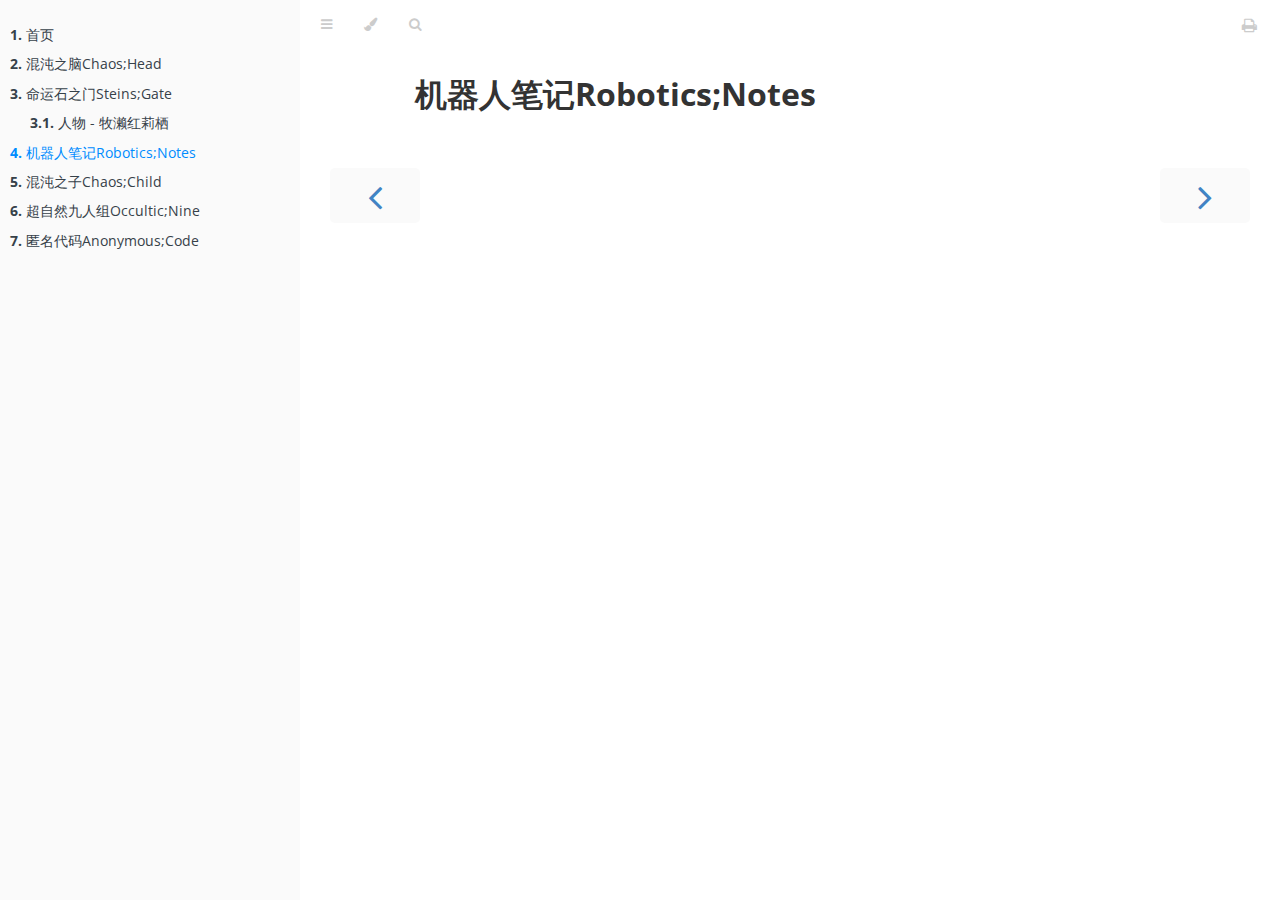
<file: robotics_notes.html>
<!DOCTYPE HTML>
<html lang="en" class="sidebar-visible no-js light">
    <head>
        <!-- Book generated using mdBook -->
        <meta charset="UTF-8">
        <title>机器人笔记Robotics;Notes</title>
        

        <meta content="text/html; charset=utf-8" http-equiv="Content-Type">
        <meta name="description" content="">
        <meta name="viewport" content="width=device-width, initial-scale=1">
        <meta name="theme-color" content="#ffffff" />

        <link rel="shortcut icon" href="favicon.png">
        <link rel="stylesheet" href="css/variables.css">
        <link rel="stylesheet" href="css/general.css">
        <link rel="stylesheet" href="css/chrome.css">
        <link rel="stylesheet" href="css/print.css" media="print">

        <!-- Fonts -->
        <link rel="stylesheet" href="FontAwesome/css/font-awesome.css">
        <link href="https://fonts.googleapis.com/css?family=Open+Sans:300italic,400italic,600italic,700italic,800italic,400,300,600,700,800" rel="stylesheet" type="text/css">
        <link href="https://fonts.googleapis.com/css?family=Source+Code+Pro:500" rel="stylesheet" type="text/css">

        <!-- Highlight.js Stylesheets -->
        <link rel="stylesheet" href="highlight.css">
        <link rel="stylesheet" href="tomorrow-night.css">
        <link rel="stylesheet" href="ayu-highlight.css">

        <!-- Custom theme stylesheets -->
        

        
    </head>
    <body>
        <!-- Provide site root to javascript -->
        <script type="text/javascript">
            var path_to_root = "";
            var default_theme = window.matchMedia("(prefers-color-scheme: dark)").matches ? "light" : "light";
        </script>

        <!-- Work around some values being stored in localStorage wrapped in quotes -->
        <script type="text/javascript">
            try {
                var theme = localStorage.getItem('mdbook-theme');
                var sidebar = localStorage.getItem('mdbook-sidebar');

                if (theme.startsWith('"') && theme.endsWith('"')) {
                    localStorage.setItem('mdbook-theme', theme.slice(1, theme.length - 1));
                }

                if (sidebar.startsWith('"') && sidebar.endsWith('"')) {
                    localStorage.setItem('mdbook-sidebar', sidebar.slice(1, sidebar.length - 1));
                }
            } catch (e) { }
        </script>

        <!-- Set the theme before any content is loaded, prevents flash -->
        <script type="text/javascript">
            var theme;
            try { theme = localStorage.getItem('mdbook-theme'); } catch(e) { }
            if (theme === null || theme === undefined) { theme = default_theme; }
            var html = document.querySelector('html');
            html.classList.remove('no-js')
            html.classList.remove('light')
            html.classList.add(theme);
            html.classList.add('js');
        </script>

        <!-- Hide / unhide sidebar before it is displayed -->
        <script type="text/javascript">
            var html = document.querySelector('html');
            var sidebar = 'hidden';
            if (document.body.clientWidth >= 1080) {
                try { sidebar = localStorage.getItem('mdbook-sidebar'); } catch(e) { }
                sidebar = sidebar || 'visible';
            }
            html.classList.remove('sidebar-visible');
            html.classList.add("sidebar-" + sidebar);
        </script>

        <nav id="sidebar" class="sidebar" aria-label="Table of contents">
            <div class="sidebar-scrollbox">
                <ol class="chapter"><li class="chapter-item expanded "><a href="index.html"><strong aria-hidden="true">1.</strong> 首页</a></li><li class="chapter-item expanded "><a href="chaos_head.html"><strong aria-hidden="true">2.</strong> 混沌之脑Chaos;Head</a></li><li class="chapter-item expanded "><a href="steins_gate.html"><strong aria-hidden="true">3.</strong> 命运石之门Steins;Gate</a></li><li><ol class="section"><li class="chapter-item expanded "><a href="steins_gate/makise-kurisu.html"><strong aria-hidden="true">3.1.</strong> 人物 - 牧濑红莉栖</a></li></ol></li><li class="chapter-item expanded "><a href="robotics_notes.html" class="active"><strong aria-hidden="true">4.</strong> 机器人笔记Robotics;Notes</a></li><li class="chapter-item expanded "><a href="chaos_child.html"><strong aria-hidden="true">5.</strong> 混沌之子Chaos;Child</a></li><li class="chapter-item expanded "><a href="occultic_nine.html"><strong aria-hidden="true">6.</strong> 超自然九人组Occultic;Nine</a></li><li class="chapter-item expanded "><a href="anonymous_code.html"><strong aria-hidden="true">7.</strong> 匿名代码Anonymous;Code</a></li></ol>
            </div>
            <div id="sidebar-resize-handle" class="sidebar-resize-handle"></div>
        </nav>

        <div id="page-wrapper" class="page-wrapper">

            <div class="page">
                
                <div id="menu-bar-hover-placeholder"></div>
                <div id="menu-bar" class="menu-bar sticky bordered">
                    <div class="left-buttons">
                        <button id="sidebar-toggle" class="icon-button" type="button" title="Toggle Table of Contents" aria-label="Toggle Table of Contents" aria-controls="sidebar">
                            <i class="fa fa-bars"></i>
                        </button>
                        <button id="theme-toggle" class="icon-button" type="button" title="Change theme" aria-label="Change theme" aria-haspopup="true" aria-expanded="false" aria-controls="theme-list">
                            <i class="fa fa-paint-brush"></i>
                        </button>
                        <ul id="theme-list" class="theme-popup" aria-label="Themes" role="menu">
                            <li role="none"><button role="menuitem" class="theme" id="light">Light (default)</button></li>
                            <li role="none"><button role="menuitem" class="theme" id="rust">Rust</button></li>
                            <li role="none"><button role="menuitem" class="theme" id="coal">Coal</button></li>
                            <li role="none"><button role="menuitem" class="theme" id="navy">Navy</button></li>
                            <li role="none"><button role="menuitem" class="theme" id="ayu">Ayu</button></li>
                        </ul>
                        
                        <button id="search-toggle" class="icon-button" type="button" title="Search. (Shortkey: s)" aria-label="Toggle Searchbar" aria-expanded="false" aria-keyshortcuts="S" aria-controls="searchbar">
                            <i class="fa fa-search"></i>
                        </button>
                        
                    </div>

                    <h1 class="menu-title"></h1>

                    <div class="right-buttons">
                        <a href="print.html" title="Print this book" aria-label="Print this book">
                            <i id="print-button" class="fa fa-print"></i>
                        </a>
                        
                    </div>
                </div>

                
                <div id="search-wrapper" class="hidden">
                    <form id="searchbar-outer" class="searchbar-outer">
                        <input type="search" name="search" id="searchbar" name="searchbar" placeholder="Search this book ..." aria-controls="searchresults-outer" aria-describedby="searchresults-header">
                    </form>
                    <div id="searchresults-outer" class="searchresults-outer hidden">
                        <div id="searchresults-header" class="searchresults-header"></div>
                        <ul id="searchresults">
                        </ul>
                    </div>
                </div>
                

                <!-- Apply ARIA attributes after the sidebar and the sidebar toggle button are added to the DOM -->
                <script type="text/javascript">
                    document.getElementById('sidebar-toggle').setAttribute('aria-expanded', sidebar === 'visible');
                    document.getElementById('sidebar').setAttribute('aria-hidden', sidebar !== 'visible');
                    Array.from(document.querySelectorAll('#sidebar a')).forEach(function(link) {
                        link.setAttribute('tabIndex', sidebar === 'visible' ? 0 : -1);
                    });
                </script>

                <div id="content" class="content">
                    <main>
                        <h1><a class="header" href="#机器人笔记roboticsnotes" id="机器人笔记roboticsnotes">机器人笔记Robotics;Notes</a></h1>

                    </main>

                    <nav class="nav-wrapper" aria-label="Page navigation">
                        <!-- Mobile navigation buttons -->
                        
                            <a rel="prev" href="steins_gate/makise-kurisu.html" class="mobile-nav-chapters previous" title="Previous chapter" aria-label="Previous chapter" aria-keyshortcuts="Left">
                                <i class="fa fa-angle-left"></i>
                            </a>
                        

                        
                            <a rel="next" href="chaos_child.html" class="mobile-nav-chapters next" title="Next chapter" aria-label="Next chapter" aria-keyshortcuts="Right">
                                <i class="fa fa-angle-right"></i>
                            </a>
                        

                        <div style="clear: both"></div>
                    </nav>
                </div>
            </div>

            <nav class="nav-wide-wrapper" aria-label="Page navigation">
                
                    <a rel="prev" href="steins_gate/makise-kurisu.html" class="nav-chapters previous" title="Previous chapter" aria-label="Previous chapter" aria-keyshortcuts="Left">
                        <i class="fa fa-angle-left"></i>
                    </a>
                

                
                    <a rel="next" href="chaos_child.html" class="nav-chapters next" title="Next chapter" aria-label="Next chapter" aria-keyshortcuts="Right">
                        <i class="fa fa-angle-right"></i>
                    </a>
                
            </nav>

        </div>

        

        

        
        
        
        <script type="text/javascript">
            window.playpen_copyable = true;
        </script>
        

        

        
        <script src="elasticlunr.min.js" type="text/javascript" charset="utf-8"></script>
        <script src="mark.min.js" type="text/javascript" charset="utf-8"></script>
        <script src="searcher.js" type="text/javascript" charset="utf-8"></script>
        

        <script src="clipboard.min.js" type="text/javascript" charset="utf-8"></script>
        <script src="highlight.js" type="text/javascript" charset="utf-8"></script>
        <script src="book.js" type="text/javascript" charset="utf-8"></script>

        <!-- Custom JS scripts -->
        

        

    </body>
</html>
</file>
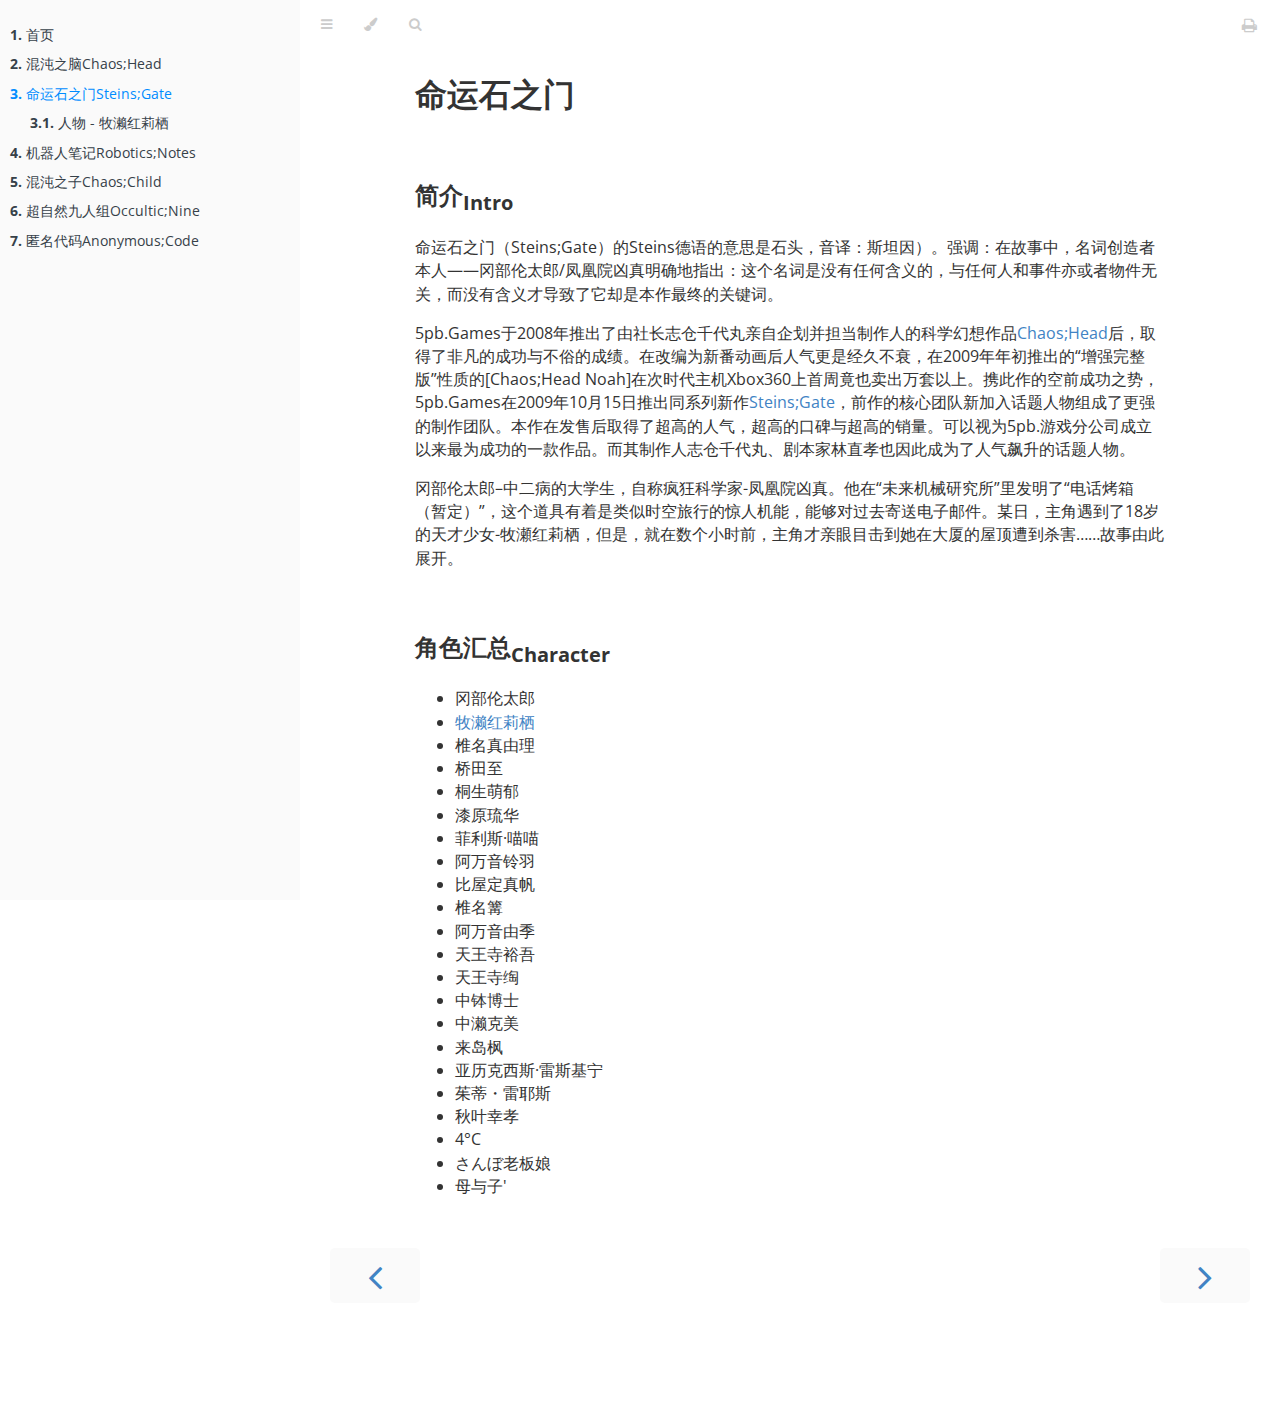
<file: steins_gate.html>
<!DOCTYPE HTML>
<html lang="en" class="sidebar-visible no-js light">
    <head>
        <!-- Book generated using mdBook -->
        <meta charset="UTF-8">
        <title>命运石之门Steins;Gate</title>
        

        <meta content="text/html; charset=utf-8" http-equiv="Content-Type">
        <meta name="description" content="">
        <meta name="viewport" content="width=device-width, initial-scale=1">
        <meta name="theme-color" content="#ffffff" />

        <link rel="shortcut icon" href="favicon.png">
        <link rel="stylesheet" href="css/variables.css">
        <link rel="stylesheet" href="css/general.css">
        <link rel="stylesheet" href="css/chrome.css">
        <link rel="stylesheet" href="css/print.css" media="print">

        <!-- Fonts -->
        <link rel="stylesheet" href="FontAwesome/css/font-awesome.css">
        <link href="https://fonts.googleapis.com/css?family=Open+Sans:300italic,400italic,600italic,700italic,800italic,400,300,600,700,800" rel="stylesheet" type="text/css">
        <link href="https://fonts.googleapis.com/css?family=Source+Code+Pro:500" rel="stylesheet" type="text/css">

        <!-- Highlight.js Stylesheets -->
        <link rel="stylesheet" href="highlight.css">
        <link rel="stylesheet" href="tomorrow-night.css">
        <link rel="stylesheet" href="ayu-highlight.css">

        <!-- Custom theme stylesheets -->
        

        
    </head>
    <body>
        <!-- Provide site root to javascript -->
        <script type="text/javascript">
            var path_to_root = "";
            var default_theme = window.matchMedia("(prefers-color-scheme: dark)").matches ? "light" : "light";
        </script>

        <!-- Work around some values being stored in localStorage wrapped in quotes -->
        <script type="text/javascript">
            try {
                var theme = localStorage.getItem('mdbook-theme');
                var sidebar = localStorage.getItem('mdbook-sidebar');

                if (theme.startsWith('"') && theme.endsWith('"')) {
                    localStorage.setItem('mdbook-theme', theme.slice(1, theme.length - 1));
                }

                if (sidebar.startsWith('"') && sidebar.endsWith('"')) {
                    localStorage.setItem('mdbook-sidebar', sidebar.slice(1, sidebar.length - 1));
                }
            } catch (e) { }
        </script>

        <!-- Set the theme before any content is loaded, prevents flash -->
        <script type="text/javascript">
            var theme;
            try { theme = localStorage.getItem('mdbook-theme'); } catch(e) { }
            if (theme === null || theme === undefined) { theme = default_theme; }
            var html = document.querySelector('html');
            html.classList.remove('no-js')
            html.classList.remove('light')
            html.classList.add(theme);
            html.classList.add('js');
        </script>

        <!-- Hide / unhide sidebar before it is displayed -->
        <script type="text/javascript">
            var html = document.querySelector('html');
            var sidebar = 'hidden';
            if (document.body.clientWidth >= 1080) {
                try { sidebar = localStorage.getItem('mdbook-sidebar'); } catch(e) { }
                sidebar = sidebar || 'visible';
            }
            html.classList.remove('sidebar-visible');
            html.classList.add("sidebar-" + sidebar);
        </script>

        <nav id="sidebar" class="sidebar" aria-label="Table of contents">
            <div class="sidebar-scrollbox">
                <ol class="chapter"><li class="chapter-item expanded "><a href="index.html"><strong aria-hidden="true">1.</strong> 首页</a></li><li class="chapter-item expanded "><a href="chaos_head.html"><strong aria-hidden="true">2.</strong> 混沌之脑Chaos;Head</a></li><li class="chapter-item expanded "><a href="steins_gate.html" class="active"><strong aria-hidden="true">3.</strong> 命运石之门Steins;Gate</a></li><li><ol class="section"><li class="chapter-item expanded "><a href="steins_gate/makise-kurisu.html"><strong aria-hidden="true">3.1.</strong> 人物 - 牧濑红莉栖</a></li></ol></li><li class="chapter-item expanded "><a href="robotics_notes.html"><strong aria-hidden="true">4.</strong> 机器人笔记Robotics;Notes</a></li><li class="chapter-item expanded "><a href="chaos_child.html"><strong aria-hidden="true">5.</strong> 混沌之子Chaos;Child</a></li><li class="chapter-item expanded "><a href="occultic_nine.html"><strong aria-hidden="true">6.</strong> 超自然九人组Occultic;Nine</a></li><li class="chapter-item expanded "><a href="anonymous_code.html"><strong aria-hidden="true">7.</strong> 匿名代码Anonymous;Code</a></li></ol>
            </div>
            <div id="sidebar-resize-handle" class="sidebar-resize-handle"></div>
        </nav>

        <div id="page-wrapper" class="page-wrapper">

            <div class="page">
                
                <div id="menu-bar-hover-placeholder"></div>
                <div id="menu-bar" class="menu-bar sticky bordered">
                    <div class="left-buttons">
                        <button id="sidebar-toggle" class="icon-button" type="button" title="Toggle Table of Contents" aria-label="Toggle Table of Contents" aria-controls="sidebar">
                            <i class="fa fa-bars"></i>
                        </button>
                        <button id="theme-toggle" class="icon-button" type="button" title="Change theme" aria-label="Change theme" aria-haspopup="true" aria-expanded="false" aria-controls="theme-list">
                            <i class="fa fa-paint-brush"></i>
                        </button>
                        <ul id="theme-list" class="theme-popup" aria-label="Themes" role="menu">
                            <li role="none"><button role="menuitem" class="theme" id="light">Light (default)</button></li>
                            <li role="none"><button role="menuitem" class="theme" id="rust">Rust</button></li>
                            <li role="none"><button role="menuitem" class="theme" id="coal">Coal</button></li>
                            <li role="none"><button role="menuitem" class="theme" id="navy">Navy</button></li>
                            <li role="none"><button role="menuitem" class="theme" id="ayu">Ayu</button></li>
                        </ul>
                        
                        <button id="search-toggle" class="icon-button" type="button" title="Search. (Shortkey: s)" aria-label="Toggle Searchbar" aria-expanded="false" aria-keyshortcuts="S" aria-controls="searchbar">
                            <i class="fa fa-search"></i>
                        </button>
                        
                    </div>

                    <h1 class="menu-title"></h1>

                    <div class="right-buttons">
                        <a href="print.html" title="Print this book" aria-label="Print this book">
                            <i id="print-button" class="fa fa-print"></i>
                        </a>
                        
                    </div>
                </div>

                
                <div id="search-wrapper" class="hidden">
                    <form id="searchbar-outer" class="searchbar-outer">
                        <input type="search" name="search" id="searchbar" name="searchbar" placeholder="Search this book ..." aria-controls="searchresults-outer" aria-describedby="searchresults-header">
                    </form>
                    <div id="searchresults-outer" class="searchresults-outer hidden">
                        <div id="searchresults-header" class="searchresults-header"></div>
                        <ul id="searchresults">
                        </ul>
                    </div>
                </div>
                

                <!-- Apply ARIA attributes after the sidebar and the sidebar toggle button are added to the DOM -->
                <script type="text/javascript">
                    document.getElementById('sidebar-toggle').setAttribute('aria-expanded', sidebar === 'visible');
                    document.getElementById('sidebar').setAttribute('aria-hidden', sidebar !== 'visible');
                    Array.from(document.querySelectorAll('#sidebar a')).forEach(function(link) {
                        link.setAttribute('tabIndex', sidebar === 'visible' ? 0 : -1);
                    });
                </script>

                <div id="content" class="content">
                    <main>
                        <h1><a class="header" href="#命运石之门" id="命运石之门">命运石之门</a></h1>
<h2><a class="header" href="#简介subintrosub" id="简介subintrosub">简介<sub>Intro</sub></a></h2>
<p>命运石之门（Steins;Gate）的Steins德语的意思是石头，音译：斯坦因）。强调：在故事中，名词创造者本人——冈部伦太郎/凤凰院凶真明确地指出：这个名词是没有任何含义的，与任何人和事件亦或者物件无关，而没有含义才导致了它却是本作最终的关键词。</p>
<p>5pb.Games于2008年推出了由社长志仓千代丸亲自企划并担当制作人的科学幻想作品<a href="./chaos_head.html">Chaos;Head</a>后，取得了非凡的成功与不俗的成绩。在改编为新番动画后人气更是经久不衰，在2009年年初推出的“增强完整版”性质的[Chaos;Head Noah]在次时代主机Xbox360上首周竟也卖出万套以上。携此作的空前成功之势，5pb.Games在2009年10月15日推出同系列新作<a href="./steins_gate.html">Steins;Gate</a>，前作的核心团队新加入话题人物组成了更强的制作团队。本作在发售后取得了超高的人气，超高的口碑与超高的销量。可以视为5pb.游戏分公司成立以来最为成功的一款作品。而其制作人志仓千代丸、剧本家林直孝也因此成为了人气飙升的话题人物。</p>
<p>冈部伦太郎–中二病的大学生，自称疯狂科学家-凤凰院凶真。他在“未来机械研究所”里发明了“电话烤箱（暂定）”，这个道具有着是类似时空旅行的惊人机能，能够对过去寄送电子邮件。某日，主角遇到了18岁的天才少女-牧瀬红莉栖，但是，就在数个小时前，主角才亲眼目击到她在大厦的屋顶遭到杀害……故事由此展开。</p>
<h2><a class="header" href="#角色汇总subcharactersub" id="角色汇总subcharactersub">角色汇总<sub>Character</sub></a></h2>
<ul>
<li>冈部伦太郎</li>
<li><a href="./steins_gate/makise-kurisu.html">牧濑红莉栖</a></li>
<li>椎名真由理</li>
<li>桥田至</li>
<li>桐生萌郁</li>
<li>漆原琉华</li>
<li>菲利斯·喵喵</li>
<li>阿万音铃羽</li>
<li>比屋定真帆</li>
<li>椎名篝</li>
<li>阿万音由季</li>
<li>天王寺裕吾</li>
<li>天王寺绹</li>
<li>中钵博士</li>
<li>中濑克美</li>
<li>来岛枫</li>
<li>亚历克西斯·雷斯基宁</li>
<li>茱蒂・雷耶斯</li>
<li>秋叶幸孝</li>
<li>4°C</li>
<li>さんぼ老板娘</li>
<li>母与子'</li>
</ul>

                    </main>

                    <nav class="nav-wrapper" aria-label="Page navigation">
                        <!-- Mobile navigation buttons -->
                        
                            <a rel="prev" href="chaos_head.html" class="mobile-nav-chapters previous" title="Previous chapter" aria-label="Previous chapter" aria-keyshortcuts="Left">
                                <i class="fa fa-angle-left"></i>
                            </a>
                        

                        
                            <a rel="next" href="steins_gate/makise-kurisu.html" class="mobile-nav-chapters next" title="Next chapter" aria-label="Next chapter" aria-keyshortcuts="Right">
                                <i class="fa fa-angle-right"></i>
                            </a>
                        

                        <div style="clear: both"></div>
                    </nav>
                </div>
            </div>

            <nav class="nav-wide-wrapper" aria-label="Page navigation">
                
                    <a rel="prev" href="chaos_head.html" class="nav-chapters previous" title="Previous chapter" aria-label="Previous chapter" aria-keyshortcuts="Left">
                        <i class="fa fa-angle-left"></i>
                    </a>
                

                
                    <a rel="next" href="steins_gate/makise-kurisu.html" class="nav-chapters next" title="Next chapter" aria-label="Next chapter" aria-keyshortcuts="Right">
                        <i class="fa fa-angle-right"></i>
                    </a>
                
            </nav>

        </div>

        

        

        
        
        
        <script type="text/javascript">
            window.playpen_copyable = true;
        </script>
        

        

        
        <script src="elasticlunr.min.js" type="text/javascript" charset="utf-8"></script>
        <script src="mark.min.js" type="text/javascript" charset="utf-8"></script>
        <script src="searcher.js" type="text/javascript" charset="utf-8"></script>
        

        <script src="clipboard.min.js" type="text/javascript" charset="utf-8"></script>
        <script src="highlight.js" type="text/javascript" charset="utf-8"></script>
        <script src="book.js" type="text/javascript" charset="utf-8"></script>

        <!-- Custom JS scripts -->
        

        

    </body>
</html>
</file>
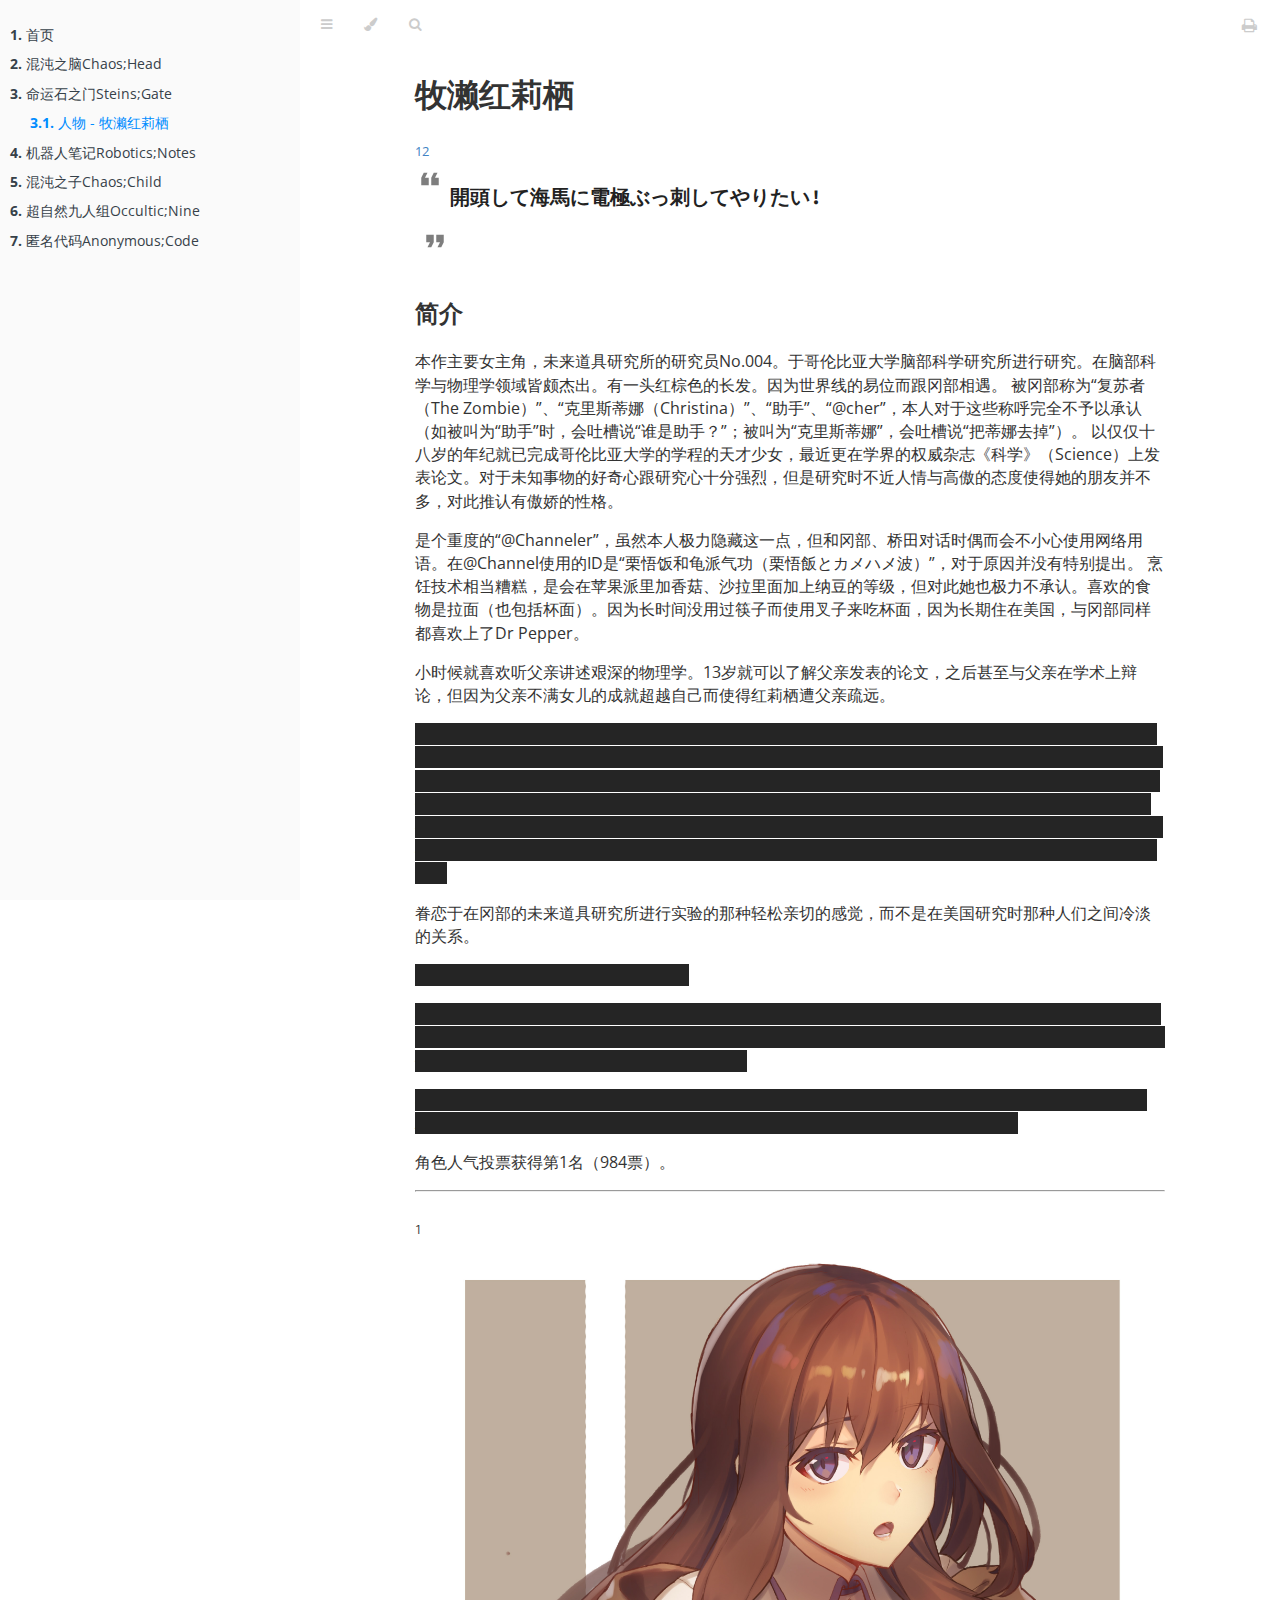
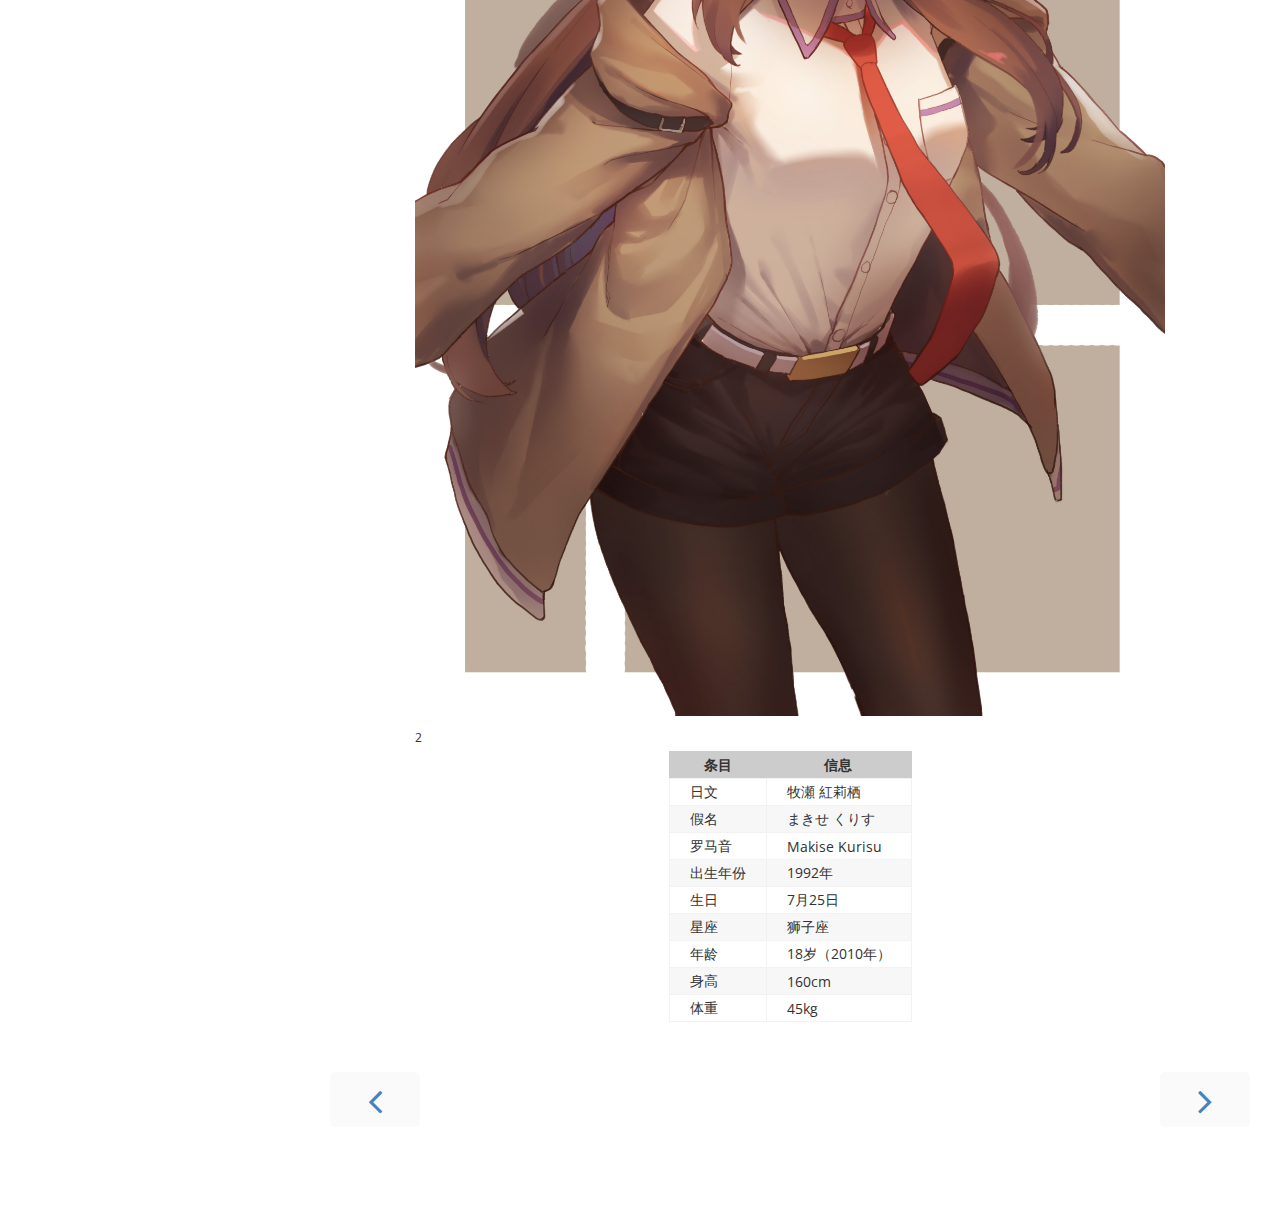
<file: steins_gate/makise-kurisu.html>
<!DOCTYPE HTML>
<html lang="en" class="sidebar-visible no-js light">
    <head>
        <!-- Book generated using mdBook -->
        <meta charset="UTF-8">
        <title>人物 - 牧濑红莉栖</title>
        

        <meta content="text/html; charset=utf-8" http-equiv="Content-Type">
        <meta name="description" content="">
        <meta name="viewport" content="width=device-width, initial-scale=1">
        <meta name="theme-color" content="#ffffff" />

        <link rel="shortcut icon" href="../favicon.png">
        <link rel="stylesheet" href="../css/variables.css">
        <link rel="stylesheet" href="../css/general.css">
        <link rel="stylesheet" href="../css/chrome.css">
        <link rel="stylesheet" href="../css/print.css" media="print">

        <!-- Fonts -->
        <link rel="stylesheet" href="../FontAwesome/css/font-awesome.css">
        <link href="https://fonts.googleapis.com/css?family=Open+Sans:300italic,400italic,600italic,700italic,800italic,400,300,600,700,800" rel="stylesheet" type="text/css">
        <link href="https://fonts.googleapis.com/css?family=Source+Code+Pro:500" rel="stylesheet" type="text/css">

        <!-- Highlight.js Stylesheets -->
        <link rel="stylesheet" href="../highlight.css">
        <link rel="stylesheet" href="../tomorrow-night.css">
        <link rel="stylesheet" href="../ayu-highlight.css">

        <!-- Custom theme stylesheets -->
        

        
    </head>
    <body>
        <!-- Provide site root to javascript -->
        <script type="text/javascript">
            var path_to_root = "../";
            var default_theme = window.matchMedia("(prefers-color-scheme: dark)").matches ? "light" : "light";
        </script>

        <!-- Work around some values being stored in localStorage wrapped in quotes -->
        <script type="text/javascript">
            try {
                var theme = localStorage.getItem('mdbook-theme');
                var sidebar = localStorage.getItem('mdbook-sidebar');

                if (theme.startsWith('"') && theme.endsWith('"')) {
                    localStorage.setItem('mdbook-theme', theme.slice(1, theme.length - 1));
                }

                if (sidebar.startsWith('"') && sidebar.endsWith('"')) {
                    localStorage.setItem('mdbook-sidebar', sidebar.slice(1, sidebar.length - 1));
                }
            } catch (e) { }
        </script>

        <!-- Set the theme before any content is loaded, prevents flash -->
        <script type="text/javascript">
            var theme;
            try { theme = localStorage.getItem('mdbook-theme'); } catch(e) { }
            if (theme === null || theme === undefined) { theme = default_theme; }
            var html = document.querySelector('html');
            html.classList.remove('no-js')
            html.classList.remove('light')
            html.classList.add(theme);
            html.classList.add('js');
        </script>

        <!-- Hide / unhide sidebar before it is displayed -->
        <script type="text/javascript">
            var html = document.querySelector('html');
            var sidebar = 'hidden';
            if (document.body.clientWidth >= 1080) {
                try { sidebar = localStorage.getItem('mdbook-sidebar'); } catch(e) { }
                sidebar = sidebar || 'visible';
            }
            html.classList.remove('sidebar-visible');
            html.classList.add("sidebar-" + sidebar);
        </script>

        <nav id="sidebar" class="sidebar" aria-label="Table of contents">
            <div class="sidebar-scrollbox">
                <ol class="chapter"><li class="chapter-item expanded "><a href="../index.html"><strong aria-hidden="true">1.</strong> 首页</a></li><li class="chapter-item expanded "><a href="../chaos_head.html"><strong aria-hidden="true">2.</strong> 混沌之脑Chaos;Head</a></li><li class="chapter-item expanded "><a href="../steins_gate.html"><strong aria-hidden="true">3.</strong> 命运石之门Steins;Gate</a></li><li><ol class="section"><li class="chapter-item expanded "><a href="../steins_gate/makise-kurisu.html" class="active"><strong aria-hidden="true">3.1.</strong> 人物 - 牧濑红莉栖</a></li></ol></li><li class="chapter-item expanded "><a href="../robotics_notes.html"><strong aria-hidden="true">4.</strong> 机器人笔记Robotics;Notes</a></li><li class="chapter-item expanded "><a href="../chaos_child.html"><strong aria-hidden="true">5.</strong> 混沌之子Chaos;Child</a></li><li class="chapter-item expanded "><a href="../occultic_nine.html"><strong aria-hidden="true">6.</strong> 超自然九人组Occultic;Nine</a></li><li class="chapter-item expanded "><a href="../anonymous_code.html"><strong aria-hidden="true">7.</strong> 匿名代码Anonymous;Code</a></li></ol>
            </div>
            <div id="sidebar-resize-handle" class="sidebar-resize-handle"></div>
        </nav>

        <div id="page-wrapper" class="page-wrapper">

            <div class="page">
                
                <div id="menu-bar-hover-placeholder"></div>
                <div id="menu-bar" class="menu-bar sticky bordered">
                    <div class="left-buttons">
                        <button id="sidebar-toggle" class="icon-button" type="button" title="Toggle Table of Contents" aria-label="Toggle Table of Contents" aria-controls="sidebar">
                            <i class="fa fa-bars"></i>
                        </button>
                        <button id="theme-toggle" class="icon-button" type="button" title="Change theme" aria-label="Change theme" aria-haspopup="true" aria-expanded="false" aria-controls="theme-list">
                            <i class="fa fa-paint-brush"></i>
                        </button>
                        <ul id="theme-list" class="theme-popup" aria-label="Themes" role="menu">
                            <li role="none"><button role="menuitem" class="theme" id="light">Light (default)</button></li>
                            <li role="none"><button role="menuitem" class="theme" id="rust">Rust</button></li>
                            <li role="none"><button role="menuitem" class="theme" id="coal">Coal</button></li>
                            <li role="none"><button role="menuitem" class="theme" id="navy">Navy</button></li>
                            <li role="none"><button role="menuitem" class="theme" id="ayu">Ayu</button></li>
                        </ul>
                        
                        <button id="search-toggle" class="icon-button" type="button" title="Search. (Shortkey: s)" aria-label="Toggle Searchbar" aria-expanded="false" aria-keyshortcuts="S" aria-controls="searchbar">
                            <i class="fa fa-search"></i>
                        </button>
                        
                    </div>

                    <h1 class="menu-title"></h1>

                    <div class="right-buttons">
                        <a href="../print.html" title="Print this book" aria-label="Print this book">
                            <i id="print-button" class="fa fa-print"></i>
                        </a>
                        
                    </div>
                </div>

                
                <div id="search-wrapper" class="hidden">
                    <form id="searchbar-outer" class="searchbar-outer">
                        <input type="search" name="search" id="searchbar" name="searchbar" placeholder="Search this book ..." aria-controls="searchresults-outer" aria-describedby="searchresults-header">
                    </form>
                    <div id="searchresults-outer" class="searchresults-outer hidden">
                        <div id="searchresults-header" class="searchresults-header"></div>
                        <ul id="searchresults">
                        </ul>
                    </div>
                </div>
                

                <!-- Apply ARIA attributes after the sidebar and the sidebar toggle button are added to the DOM -->
                <script type="text/javascript">
                    document.getElementById('sidebar-toggle').setAttribute('aria-expanded', sidebar === 'visible');
                    document.getElementById('sidebar').setAttribute('aria-hidden', sidebar !== 'visible');
                    Array.from(document.querySelectorAll('#sidebar a')).forEach(function(link) {
                        link.setAttribute('tabIndex', sidebar === 'visible' ? 0 : -1);
                    });
                </script>

                <div id="content" class="content">
                    <main>
                        <h1><a class="header" href="#牧濑红莉栖" id="牧濑红莉栖">牧濑红莉栖</a></h1>
<p><sup class="footnote-reference"><a href="#人物图像">1</a></sup><sup class="footnote-reference"><a href="#人物信息">2</a></sup></p>
<pre><code class="language-character-quote">開頭して海馬に電極ぶっ刺してやりたい!
</code></pre>
<h2><a class="header" href="#简介" id="简介">简介</a></h2>
<p>本作主要女主角，未来道具研究所的研究员No.004。于哥伦比亚大学脑部科学研究所进行研究。在脑部科学与物理学领域皆颇杰出。有一头红棕色的长发。因为世界线的易位而跟冈部相遇。 被冈部称为“复苏者（The Zombie）”、“克里斯蒂娜（Christina）”、“助手”、“@cher”，本人对于这些称呼完全不予以承认（如被叫为“助手”时，会吐槽说“谁是助手？”；被叫为“克里斯蒂娜”，会吐槽说“把蒂娜去掉”）。 以仅仅十八岁的年纪就已完成哥伦比亚大学的学程的天才少女，最近更在学界的权威杂志《科学》（Science）上发表论文。对于未知事物的好奇心跟研究心十分强烈，但是研究时不近人情与高傲的态度使得她的朋友并不多，对此推认有傲娇的性格。</p>
<p>是个重度的“@Channeler”，虽然本人极力隐藏这一点，但和冈部、桥田对话时偶而会不小心使用网络用语。在@Channel使用的ID是“栗悟饭和龟派气功（栗悟飯とカメハメ波）”，对于原因并没有特别提出。 烹饪技术相当糟糕，是会在苹果派里加香菇、沙拉里面加上纳豆的等级，但对此她也极力不承认。喜欢的食物是拉面（也包括杯面）。因为长时间没用过筷子而使用叉子来吃杯面，因为长期住在美国，与冈部同样都喜欢上了Dr Pepper。</p>
<p>小时候就喜欢听父亲讲述艰深的物理学。13岁就可以了解父亲发表的论文，之后甚至与父亲在学术上辩论，但因为父亲不满女儿的成就超越自己而使得红莉栖遭父亲疏远。</p>
<p><span class="heimu">在β世界线中，为了得到父亲的认同并同时想让父亲回到学术界而写了一篇有关“时间机器理论”的论文，想要与父亲联名发表，故来到了秋叶原，在父亲所举办的“时间机器研讨会”会后拿着论文与父亲在同一大楼的7楼见面。但没想到居然成为压垮父亲强烈自尊心的最后一根稻草，与失去理智的父亲产生肢体冲突。生命垂危之时被冈部所救（此时的冈部是第一次为了拯救红莉栖而回到过去的冈部），但却在阴错阳差之下意外地被冈部用刀子刺中身亡了。之后，冈部依作战计划“掌管未来的女神作战”再次尝试以不改变过去既成的事实来改变结果到达在收束外的世界线Steins;Gate（冈部自己的命名），因此红莉栖逃离了原本死亡的宿命。</span></p>
<p>眷恋于在冈部的未来道具研究所进行实验的那种轻松亲切的感觉，而不是在美国研究时那种人们之间冷淡的关系。</p>
<p><span class="heimu">曾在动画第18集说过自己是处女一事。</span></p>
<p><span class="heimu">在经过多次事件后喜欢上冈部。动画22话接受冈部的告白。并在25话的Steins;Gate世界线中的重遇中再次（依冈部与读者而言）接受告白（由红莉栖所说“闭上你的眼睛”可以推论出是和22话一样要在冈部告白后和他接吻）。游戏中最后说“我也最喜欢冈部了。”</span></p>
<p><span class="heimu">在续作Steins;Gate0中虽然早就身亡，但却在该年（2010年）3月将自己的记忆与人格复制到自己研发的Amadeus系统上，以AI的型式将身影留存在世上，被冈部视为“β世界线收束”的结果。</span></p>
<p>角色人气投票获得第1名（984票）。</p>
<hr />
<div class="footnote-definition" id="人物图像"><sup class="footnote-definition-label">1</sup>
<p><img src="/assets/img/sg/character/sg_kurisu_2.jpg" alt="牧濑红莉栖" /></p>
</div>
<div class="footnote-definition" id="人物信息"><sup class="footnote-definition-label">2</sup><table><thead><tr><th>条目</th><th>信息</th></tr></thead><tbody>
<tr><td>日文</td><td>牧瀬 紅莉栖</td></tr>
<tr><td>假名</td><td>まきせ くりす</td></tr>
<tr><td>罗马音</td><td>Makise Kurisu</td></tr>
<tr><td>出生年份</td><td>1992年</td></tr>
<tr><td>生日</td><td>7月25日</td></tr>
<tr><td>星座</td><td>狮子座</td></tr>
<tr><td>年龄</td><td>18岁（2010年）</td></tr>
<tr><td>身高</td><td>160cm</td></tr>
<tr><td>体重</td><td>45kg</td></tr>
</tbody></table>
</div>

                    </main>

                    <nav class="nav-wrapper" aria-label="Page navigation">
                        <!-- Mobile navigation buttons -->
                        
                            <a rel="prev" href="../steins_gate.html" class="mobile-nav-chapters previous" title="Previous chapter" aria-label="Previous chapter" aria-keyshortcuts="Left">
                                <i class="fa fa-angle-left"></i>
                            </a>
                        

                        
                            <a rel="next" href="../robotics_notes.html" class="mobile-nav-chapters next" title="Next chapter" aria-label="Next chapter" aria-keyshortcuts="Right">
                                <i class="fa fa-angle-right"></i>
                            </a>
                        

                        <div style="clear: both"></div>
                    </nav>
                </div>
            </div>

            <nav class="nav-wide-wrapper" aria-label="Page navigation">
                
                    <a rel="prev" href="../steins_gate.html" class="nav-chapters previous" title="Previous chapter" aria-label="Previous chapter" aria-keyshortcuts="Left">
                        <i class="fa fa-angle-left"></i>
                    </a>
                

                
                    <a rel="next" href="../robotics_notes.html" class="nav-chapters next" title="Next chapter" aria-label="Next chapter" aria-keyshortcuts="Right">
                        <i class="fa fa-angle-right"></i>
                    </a>
                
            </nav>

        </div>

        

        

        
        
        
        <script type="text/javascript">
            window.playpen_copyable = true;
        </script>
        

        

        
        <script src="../elasticlunr.min.js" type="text/javascript" charset="utf-8"></script>
        <script src="../mark.min.js" type="text/javascript" charset="utf-8"></script>
        <script src="../searcher.js" type="text/javascript" charset="utf-8"></script>
        

        <script src="../clipboard.min.js" type="text/javascript" charset="utf-8"></script>
        <script src="../highlight.js" type="text/javascript" charset="utf-8"></script>
        <script src="../book.js" type="text/javascript" charset="utf-8"></script>

        <!-- Custom JS scripts -->
        

        

    </body>
</html>
</file>
<file: css/variables.css>
/* Globals */

:root {
    --sidebar-width: 300px;
    --page-padding: 15px;
    --content-max-width: 750px;
    --menu-bar-height: 50px;
}

/* Themes */

.ayu {
    --bg: hsl(210, 25%, 8%);
    --fg: #c5c5c5;

    --sidebar-bg: #14191f;
    --sidebar-fg: #c8c9db;
    --sidebar-non-existant: #5c6773;
    --sidebar-active: #ffb454;
    --sidebar-spacer: #2d334f;

    --scrollbar: var(--sidebar-fg);

    --icons: #737480;
    --icons-hover: #b7b9cc;

    --links: #0096cf;

    --inline-code-color: #ffb454;

    --theme-popup-bg: #14191f;
    --theme-popup-border: #5c6773;
    --theme-hover: #191f26;

    --quote-bg: hsl(226, 15%, 17%);
    --quote-border: hsl(226, 15%, 22%);

    --table-border-color: hsl(210, 25%, 13%);
    --table-header-bg: hsl(210, 25%, 28%);
    --table-alternate-bg: hsl(210, 25%, 11%);

    --searchbar-border-color: #848484;
    --searchbar-bg: #424242;
    --searchbar-fg: #fff;
    --searchbar-shadow-color: #d4c89f;
    --searchresults-header-fg: #666;
    --searchresults-border-color: #888;
    --searchresults-li-bg: #252932;
    --search-mark-bg: #e3b171;
}

.coal {
    --bg: hsl(200, 7%, 8%);
    --fg: #98a3ad;

    --sidebar-bg: #292c2f;
    --sidebar-fg: #a1adb8;
    --sidebar-non-existant: #505254;
    --sidebar-active: #3473ad;
    --sidebar-spacer: #393939;

    --scrollbar: var(--sidebar-fg);

    --icons: #43484d;
    --icons-hover: #b3c0cc;

    --links: #2b79a2;

    --inline-code-color: #c5c8c6;;

    --theme-popup-bg: #141617;
    --theme-popup-border: #43484d;
    --theme-hover: #1f2124;

    --quote-bg: hsl(234, 21%, 18%);
    --quote-border: hsl(234, 21%, 23%);

    --table-border-color: hsl(200, 7%, 13%);
    --table-header-bg: hsl(200, 7%, 28%);
    --table-alternate-bg: hsl(200, 7%, 11%);

    --searchbar-border-color: #aaa;
    --searchbar-bg: #b7b7b7;
    --searchbar-fg: #000;
    --searchbar-shadow-color: #aaa;
    --searchresults-header-fg: #666;
    --searchresults-border-color: #98a3ad;
    --searchresults-li-bg: #2b2b2f;
    --search-mark-bg: #355c7d;
}

.light {
    --bg: hsl(0, 0%, 100%);
    --fg: #333333;

    --sidebar-bg: #fafafa;
    --sidebar-fg: #364149;
    --sidebar-non-existant: #aaaaaa;
    --sidebar-active: #008cff;
    --sidebar-spacer: #f4f4f4;

    --scrollbar: #cccccc;

    --icons: #cccccc;
    --icons-hover: #333333;

    --links: #4183c4;

    --inline-code-color: #6e6b5e;

    --theme-popup-bg: #fafafa;
    --theme-popup-border: #cccccc;
    --theme-hover: #e6e6e6;

    --quote-bg: hsl(197, 37%, 96%);
    --quote-border: hsl(197, 37%, 91%);

    --table-border-color: hsl(0, 0%, 95%);
    --table-header-bg: hsl(0, 0%, 80%);
    --table-alternate-bg: hsl(0, 0%, 97%);

    --searchbar-border-color: #aaa;
    --searchbar-bg: #fafafa;
    --searchbar-fg: #000;
    --searchbar-shadow-color: #aaa;
    --searchresults-header-fg: #666;
    --searchresults-border-color: #888;
    --searchresults-li-bg: #e4f2fe;
    --search-mark-bg: #a2cff5;
}

.navy {
    --bg: hsl(226, 23%, 11%);
    --fg: #bcbdd0;

    --sidebar-bg: #282d3f;
    --sidebar-fg: #c8c9db;
    --sidebar-non-existant: #505274;
    --sidebar-active: #2b79a2;
    --sidebar-spacer: #2d334f;

    --scrollbar: var(--sidebar-fg);

    --icons: #737480;
    --icons-hover: #b7b9cc;

    --links: #2b79a2;

    --inline-code-color: #c5c8c6;;

    --theme-popup-bg: #161923;
    --theme-popup-border: #737480;
    --theme-hover: #282e40;

    --quote-bg: hsl(226, 15%, 17%);
    --quote-border: hsl(226, 15%, 22%);

    --table-border-color: hsl(226, 23%, 16%);
    --table-header-bg: hsl(226, 23%, 31%);
    --table-alternate-bg: hsl(226, 23%, 14%);

    --searchbar-border-color: #aaa;
    --searchbar-bg: #aeaec6;
    --searchbar-fg: #000;
    --searchbar-shadow-color: #aaa;
    --searchresults-header-fg: #5f5f71;
    --searchresults-border-color: #5c5c68;
    --searchresults-li-bg: #242430;
    --search-mark-bg: #a2cff5;
}

.rust {
    --bg: hsl(60, 9%, 87%);
    --fg: #262625;

    --sidebar-bg: #3b2e2a;
    --sidebar-fg: #c8c9db;
    --sidebar-non-existant: #505254;
    --sidebar-active: #e69f67;
    --sidebar-spacer: #45373a;

    --scrollbar: var(--sidebar-fg);

    --icons: #737480;
    --icons-hover: #262625;

    --links: #2b79a2;

    --inline-code-color: #6e6b5e;

    --theme-popup-bg: #e1e1db;
    --theme-popup-border: #b38f6b;
    --theme-hover: #99908a;

    --quote-bg: hsl(60, 5%, 75%);
    --quote-border: hsl(60, 5%, 70%);

    --table-border-color: hsl(60, 9%, 82%);
    --table-header-bg: #b3a497;
    --table-alternate-bg: hsl(60, 9%, 84%);

    --searchbar-border-color: #aaa;
    --searchbar-bg: #fafafa;
    --searchbar-fg: #000;
    --searchbar-shadow-color: #aaa;
    --searchresults-header-fg: #666;
    --searchresults-border-color: #888;
    --searchresults-li-bg: #dec2a2;
    --search-mark-bg: #e69f67;
}

@media (prefers-color-scheme: dark) {
    .light.no-js {
        --bg: hsl(200, 7%, 8%);
        --fg: #98a3ad;

        --sidebar-bg: #292c2f;
        --sidebar-fg: #a1adb8;
        --sidebar-non-existant: #505254;
        --sidebar-active: #3473ad;
        --sidebar-spacer: #393939;

        --scrollbar: var(--sidebar-fg);

        --icons: #43484d;
        --icons-hover: #b3c0cc;

        --links: #2b79a2;

        --inline-code-color: #c5c8c6;;

        --theme-popup-bg: #141617;
        --theme-popup-border: #43484d;
        --theme-hover: #1f2124;

        --quote-bg: hsl(234, 21%, 18%);
        --quote-border: hsl(234, 21%, 23%);

        --table-border-color: hsl(200, 7%, 13%);
        --table-header-bg: hsl(200, 7%, 28%);
        --table-alternate-bg: hsl(200, 7%, 11%);

        --searchbar-border-color: #aaa;
        --searchbar-bg: #b7b7b7;
        --searchbar-fg: #000;
        --searchbar-shadow-color: #aaa;
        --searchresults-header-fg: #666;
        --searchresults-border-color: #98a3ad;
        --searchresults-li-bg: #2b2b2f;
        --search-mark-bg: #355c7d;
    }
}
</file>
<file: css/general.css>
/* Base styles and content styles */

@import 'variables.css';

:root {
    /* Browser default font-size is 16px, this way 1 rem = 10px */
    font-size: 62.5%;
}

html {
    font-family: "Open Sans", sans-serif;
    color: var(--fg);
    background-color: var(--bg);
    text-size-adjust: none;
}

body {
    margin: 0;
    font-size: 1.6rem;
    overflow-x: hidden;
}

code {
    font-family: "Source Code Pro", Consolas, "Ubuntu Mono", Menlo, "DejaVu Sans Mono", monospace, monospace !important;
    font-size: 0.875em; /* please adjust the ace font size accordingly in editor.js */
}

/* Don't change font size in headers. */
h1 code, h2 code, h3 code, h4 code, h5 code, h6 code {
    font-size: unset;
}

.left { float: left; }
.right { float: right; }
.boring { opacity: 0.6; }
.hide-boring .boring { display: none; }
.hidden { display: none; }

h2, h3 { margin-top: 2.5em; }
h4, h5 { margin-top: 2em; }

.header + .header h3,
.header + .header h4,
.header + .header h5 {
    margin-top: 1em;
}

h1 a.header:target::before,
h2 a.header:target::before,
h3 a.header:target::before,
h4 a.header:target::before {
    display: inline-block;
    content: "»";
    margin-left: -30px;
    width: 30px;
}

h1 a.header:target,
h2 a.header:target,
h3 a.header:target,
h4 a.header:target {
    scroll-margin-top: calc(var(--menu-bar-height) + 0.5em);
}

.page {
    outline: 0;
    padding: 0 var(--page-padding);
    margin-top: calc(0px - var(--menu-bar-height)); /* Compensate for the #menu-bar-hover-placeholder */
}
.page-wrapper {
    box-sizing: border-box;
}
.js:not(.sidebar-resizing) .page-wrapper {
    transition: margin-left 0.3s ease, transform 0.3s ease; /* Animation: slide away */
}

.content {
    overflow-y: auto;
    padding: 0 15px;
    padding-bottom: 50px;
}
.content main {
    margin-left: auto;
    margin-right: auto;
    max-width: var(--content-max-width);
}
.content p { line-height: 1.45em; }
.content ol { line-height: 1.45em; }
.content ul { line-height: 1.45em; }
.content a { text-decoration: none; }
.content a:hover { text-decoration: underline; }
.content img { max-width: 100%; }
.content .header:link,
.content .header:visited {
    color: var(--fg);
}
.content .header:link,
.content .header:visited:hover {
    text-decoration: none;
}

table {
    margin: 0 auto;
    border-collapse: collapse;
}
table td {
    padding: 3px 20px;
    border: 1px var(--table-border-color) solid;
}
table thead {
    background: var(--table-header-bg);
}
table thead td {
    font-weight: 700;
    border: none;
}
table thead th {
    padding: 3px 20px;
}
table thead tr {
    border: 1px var(--table-header-bg) solid;
}
/* Alternate background colors for rows */
table tbody tr:nth-child(2n) {
    background: var(--table-alternate-bg);
}


blockquote {
    margin: 20px 0;
    padding: 0 20px;
    color: var(--fg);
    background-color: var(--quote-bg);
    border-top: .1em solid var(--quote-border);
    border-bottom: .1em solid var(--quote-border);
}


:not(.footnote-definition) + .footnote-definition,
.footnote-definition + :not(.footnote-definition) {
    margin-top: 2em;
}
.footnote-definition {
    font-size: 0.9em;
    margin: 0.5em 0;
}
.footnote-definition p {
    display: inline;
}

.tooltiptext {
    position: absolute;
    visibility: hidden;
    color: #fff;
    background-color: #333;
    transform: translateX(-50%); /* Center by moving tooltip 50% of its width left */
    left: -8px; /* Half of the width of the icon */
    top: -35px;
    font-size: 0.8em;
    text-align: center;
    border-radius: 6px;
    padding: 5px 8px;
    margin: 5px;
    z-index: 1000;
}
.tooltipped .tooltiptext {
    visibility: visible;
}

.heimu {
    background-color: #252525;
    color: #252525;
    text-shadow: none;
}

.heimu:hover,
.heimu:active,
.heimu:focus {
    transition: color .15s linear;
    color: #fff;
}

code.language-character-quote {
    position: relative;
    border-left: none;
    margin-bottom: 0;
    padding: 20px 35px;
    color: #222;
    font-size: 1.25em;
    font-weight: 700;
}
code.language-character-quote::before,
code.language-character-quote::after {
  position: absolute;
  background-size: cover;
  content: "";
  width: 30px;
  height: 30px;
  display: block;
  background-image: url("/assets/img/ui/format-quote.svg");
  opacity: 0.5;
}
code.language-character-quote::before {
  top: 0;
  left: 0;
  transform: rotate(180deg);
}
code.language-character-quote::after {
  bottom: 0;
  right: 0;
}
</file>
<file: css/chrome.css>
/* CSS for UI elements (a.k.a. chrome) */

@import 'variables.css';

::-webkit-scrollbar {
    background: var(--bg);
}
::-webkit-scrollbar-thumb {
    background: var(--scrollbar);
}
html {
    scrollbar-color: var(--scrollbar) var(--bg);
}
#searchresults a,
.content a:link,
a:visited,
a > .hljs {
    color: var(--links);
}

/* Menu Bar */

#menu-bar,
#menu-bar-hover-placeholder {
    z-index: 101;
    margin: auto calc(0px - var(--page-padding));
}
#menu-bar {
    position: relative;
    display: flex;
    flex-wrap: wrap;
    background-color: var(--bg);
    border-bottom-color: var(--bg);
    border-bottom-width: 1px;
    border-bottom-style: solid;
}
#menu-bar.sticky,
.js #menu-bar-hover-placeholder:hover + #menu-bar,
.js #menu-bar:hover,
.js.sidebar-visible #menu-bar {
    position: -webkit-sticky;
    position: sticky;
    top: 0 !important;
}
#menu-bar-hover-placeholder {
    position: sticky;
    position: -webkit-sticky;
    top: 0;
    height: var(--menu-bar-height);
}
#menu-bar.bordered {
    border-bottom-color: var(--table-border-color);
}
#menu-bar i, #menu-bar .icon-button {
    position: relative;
    padding: 0 8px;
    z-index: 10;
    line-height: var(--menu-bar-height);
    cursor: pointer;
    transition: color 0.5s;
}
@media only screen and (max-width: 420px) {
    #menu-bar i, #menu-bar .icon-button {
        padding: 0 5px;
    }
}

.icon-button {
    border: none;
    background: none;
    padding: 0;
    color: inherit;
}
.icon-button i {
    margin: 0;
}

.right-buttons {
    margin: 0 15px;
}
.right-buttons a {
    text-decoration: none;
}

.left-buttons {
    display: flex;
    margin: 0 5px;
}
.no-js .left-buttons {
    display: none;
}

.menu-title {
    display: inline-block;
    font-weight: 200;
    font-size: 2rem;
    line-height: var(--menu-bar-height);
    text-align: center;
    margin: 0;
    flex: 1;
    white-space: nowrap;
    overflow: hidden;
    text-overflow: ellipsis;
}
.js .menu-title {
    cursor: pointer;
}

.menu-bar,
.menu-bar:visited,
.nav-chapters,
.nav-chapters:visited,
.mobile-nav-chapters,
.mobile-nav-chapters:visited,
.menu-bar .icon-button,
.menu-bar a i {
    color: var(--icons);
}

.menu-bar i:hover,
.menu-bar .icon-button:hover,
.nav-chapters:hover,
.mobile-nav-chapters i:hover {
    color: var(--icons-hover);
}

/* Nav Icons */

.nav-chapters {
    font-size: 2.5em;
    text-align: center;
    text-decoration: none;

    position: fixed;
    top: 0;
    bottom: 0;
    margin: 0;
    max-width: 150px;
    min-width: 90px;

    display: flex;
    justify-content: center;
    align-content: center;
    flex-direction: column;

    transition: color 0.5s, background-color 0.5s;
}

.nav-chapters:hover {
    text-decoration: none;
    background-color: var(--theme-hover);
    transition: background-color 0.15s, color 0.15s;
}

.nav-wrapper {
    margin-top: 50px;
    display: none;
}

.mobile-nav-chapters {
    font-size: 2.5em;
    text-align: center;
    text-decoration: none;
    width: 90px;
    border-radius: 5px;
    background-color: var(--sidebar-bg);
}

.previous {
    float: left;
}

.next {
    float: right;
    right: var(--page-padding);
}

@media only screen and (max-width: 1080px) {
    .nav-wide-wrapper { display: none; }
    .nav-wrapper { display: block; }
}

@media only screen and (max-width: 1380px) {
    .sidebar-visible .nav-wide-wrapper { display: none; }
    .sidebar-visible .nav-wrapper { display: block; }
}

/* Inline code */

:not(pre) > .hljs {
    display: inline;
    padding: 0.1em 0.3em;
    border-radius: 3px;
}

:not(pre):not(a) > .hljs {
    color: var(--inline-code-color);
    overflow-x: initial;
}

a:hover > .hljs {
    text-decoration: underline;
}

pre {
    position: relative;
}
pre > .buttons {
    position: absolute;
    z-index: 100;
    right: 5px;
    top: 5px;

    color: var(--sidebar-fg);
    cursor: pointer;
}
pre > .buttons :hover {
    color: var(--sidebar-active);
}
pre > .buttons i {
    margin-left: 8px;
}
pre > .buttons button {
    color: inherit;
    background: transparent;
    border: none;
    cursor: inherit;
}
pre > .result {
    margin-top: 10px;
}

/* Search */

#searchresults a {
    text-decoration: none;
}

mark {
    border-radius: 2px;
    padding: 0 3px 1px 3px;
    margin: 0 -3px -1px -3px;
    background-color: var(--search-mark-bg);
    transition: background-color 300ms linear;
    cursor: pointer;
}

mark.fade-out {
    background-color: rgba(0,0,0,0) !important;
    cursor: auto;
}

.searchbar-outer {
    margin-left: auto;
    margin-right: auto;
    max-width: var(--content-max-width);
}

#searchbar {
    width: 100%;
    margin: 5px auto 0px auto;
    padding: 10px 16px;
    transition: box-shadow 300ms ease-in-out;
    border: 1px solid var(--searchbar-border-color);
    border-radius: 3px;
    background-color: var(--searchbar-bg);
    color: var(--searchbar-fg);
}
#searchbar:focus,
#searchbar.active {
    box-shadow: 0 0 3px var(--searchbar-shadow-color);
}

.searchresults-header {
    font-weight: bold;
    font-size: 1em;
    padding: 18px 0 0 5px;
    color: var(--searchresults-header-fg);
}

.searchresults-outer {
    margin-left: auto;
    margin-right: auto;
    max-width: var(--content-max-width);
    border-bottom: 1px dashed var(--searchresults-border-color);
}

ul#searchresults {
    list-style: none;
    padding-left: 20px;
}
ul#searchresults li {
    margin: 10px 0px;
    padding: 2px;
    border-radius: 2px;
}
ul#searchresults li.focus {
    background-color: var(--searchresults-li-bg);
}
ul#searchresults span.teaser {
    display: block;
    clear: both;
    margin: 5px 0 0 20px;
    font-size: 0.8em;
}
ul#searchresults span.teaser em {
    font-weight: bold;
    font-style: normal;
}

/* Sidebar */

.sidebar {
    position: fixed;
    left: 0;
    top: 0;
    bottom: 0;
    width: var(--sidebar-width);
    font-size: 0.875em;
    box-sizing: border-box;
    -webkit-overflow-scrolling: touch;
    overscroll-behavior-y: contain;
    background-color: var(--sidebar-bg);
    color: var(--sidebar-fg);
}
.sidebar-resizing {
    -moz-user-select: none;
    -webkit-user-select: none;
    -ms-user-select: none;
    user-select: none;
}
.js:not(.sidebar-resizing) .sidebar {
    transition: transform 0.3s; /* Animation: slide away */
}
.sidebar code {
    line-height: 2em;
}
.sidebar .sidebar-scrollbox {
    overflow-y: auto;
    position: absolute;
    top: 0;
    bottom: 0;
    left: 0;
    right: 0;
    padding: 10px 10px;
}
.sidebar .sidebar-resize-handle {
    position: absolute;
    cursor: col-resize;
    width: 0;
    right: 0;
    top: 0;
    bottom: 0;
}
.js .sidebar .sidebar-resize-handle {
    cursor: col-resize;
    width: 5px;
}
.sidebar-hidden .sidebar {
    transform: translateX(calc(0px - var(--sidebar-width)));
}
.sidebar::-webkit-scrollbar {
    background: var(--sidebar-bg);
}
.sidebar::-webkit-scrollbar-thumb {
    background: var(--scrollbar);
}

.sidebar-visible .page-wrapper {
    transform: translateX(var(--sidebar-width));
}
@media only screen and (min-width: 620px) {
    .sidebar-visible .page-wrapper {
        transform: none;
        margin-left: var(--sidebar-width);
    }
}

.chapter {
    list-style: none outside none;
    padding-left: 0;
    line-height: 2.2em;
}

.chapter ol {
    width: 100%;
}

.chapter li {
    display: flex;
    color: var(--sidebar-non-existant);
}
.chapter li a {
    display: block;
    padding: 0;
    text-decoration: none;
    color: var(--sidebar-fg);
}

.chapter li a:hover {
    color: var(--sidebar-active);
}

.chapter li a.active {
    color: var(--sidebar-active);
}

.chapter li > a.toggle {
    cursor: pointer;
    display: block;
    margin-left: auto;
    padding: 0 10px;
    user-select: none;
    opacity: 0.68;
}

.chapter li > a.toggle div {
    transition: transform 0.5s;
}

/* collapse the section */
.chapter li:not(.expanded) + li > ol {
    display: none;
}

.chapter li.chapter-item {
    line-height: 1.5em;
    margin-top: 0.6em;
}

.chapter li.expanded > a.toggle div {
    transform: rotate(90deg);
}

.spacer {
    width: 100%;
    height: 3px;
    margin: 5px 0px;
}
.chapter .spacer {
    background-color: var(--sidebar-spacer);
}

@media (-moz-touch-enabled: 1), (pointer: coarse) {
    .chapter li a { padding: 5px 0; }
    .spacer { margin: 10px 0; }
}

.section {
    list-style: none outside none;
    padding-left: 20px;
    line-height: 1.9em;
}

/* Theme Menu Popup */

.theme-popup {
    position: absolute;
    left: 10px;
    top: var(--menu-bar-height);
    z-index: 1000;
    border-radius: 4px;
    font-size: 0.7em;
    color: var(--fg);
    background: var(--theme-popup-bg);
    border: 1px solid var(--theme-popup-border);
    margin: 0;
    padding: 0;
    list-style: none;
    display: none;
}
.theme-popup .default {
    color: var(--icons);
}
.theme-popup .theme {
    width: 100%;
    border: 0;
    margin: 0;
    padding: 2px 10px;
    line-height: 25px;
    white-space: nowrap;
    text-align: left;
    cursor: pointer;
    color: inherit;
    background: inherit;
    font-size: inherit;
}
.theme-popup .theme:hover {
    background-color: var(--theme-hover);
}
.theme-popup .theme:hover:first-child,
.theme-popup .theme:hover:last-child {
    border-top-left-radius: inherit;
    border-top-right-radius: inherit;
}
</file>
<file: css/print.css>
#sidebar,
#menu-bar,
.nav-chapters,
.mobile-nav-chapters {
    display: none;
}

#page-wrapper.page-wrapper {
    transform: none;
    margin-left: 0px;
    overflow-y: initial;
}

#content {
    max-width: none;
    margin: 0;
    padding: 0;
}

.page {
    overflow-y: initial;
}

code {
    background-color: #666666;
    border-radius: 5px;

    /* Force background to be printed in Chrome */
    -webkit-print-color-adjust: exact;
}

pre > .buttons {
    z-index: 2;
}

a, a:visited, a:active, a:hover {
    color: #4183c4;
    text-decoration: none;
}

h1, h2, h3, h4, h5, h6 {
    page-break-inside: avoid;
    page-break-after: avoid;
}

pre, code {
    page-break-inside: avoid;
    white-space: pre-wrap;
}

.fa {
    display: none !important;
}
</file>
<file: highlight.css>
/* Base16 Atelier Dune Light - Theme */
/* by Bram de Haan (http://atelierbram.github.io/syntax-highlighting/atelier-schemes/dune) */
/* Original Base16 color scheme by Chris Kempson (https://github.com/chriskempson/base16) */

/* Atelier-Dune Comment */
.hljs-comment,
.hljs-quote {
  color: #AAA;
}

/* Atelier-Dune Red */
.hljs-variable,
.hljs-template-variable,
.hljs-attribute,
.hljs-tag,
.hljs-name,
.hljs-regexp,
.hljs-link,
.hljs-name,
.hljs-selector-id,
.hljs-selector-class {
  color: #d73737;
}

/* Atelier-Dune Orange */
.hljs-number,
.hljs-meta,
.hljs-built_in,
.hljs-builtin-name,
.hljs-literal,
.hljs-type,
.hljs-params {
  color: #b65611;
}

/* Atelier-Dune Green */
.hljs-string,
.hljs-symbol,
.hljs-bullet {
  color: #60ac39;
}

/* Atelier-Dune Blue */
.hljs-title,
.hljs-section {
  color: #6684e1;
}

/* Atelier-Dune Purple */
.hljs-keyword,
.hljs-selector-tag {
  color: #b854d4;
}

.hljs {
  display: block;
  overflow-x: auto;
  background: #f1f1f1;
  color: #6e6b5e;
  padding: 0.5em;
}

.hljs-emphasis {
  font-style: italic;
}

.hljs-strong {
  font-weight: bold;
}

.hljs-addition {
  color: #22863a;
  background-color: #f0fff4;
}

.hljs-deletion {
  color: #b31d28;
  background-color: #ffeef0;
}
</file>
<file: tomorrow-night.css>
/* Tomorrow Night Theme */
/* http://jmblog.github.com/color-themes-for-google-code-highlightjs */
/* Original theme - https://github.com/chriskempson/tomorrow-theme */
/* http://jmblog.github.com/color-themes-for-google-code-highlightjs */

/* Tomorrow Comment */
.hljs-comment {
  color: #969896;
}

/* Tomorrow Red */
.hljs-variable,
.hljs-attribute,
.hljs-tag,
.hljs-regexp,
.ruby .hljs-constant,
.xml .hljs-tag .hljs-title,
.xml .hljs-pi,
.xml .hljs-doctype,
.html .hljs-doctype,
.css .hljs-id,
.css .hljs-class,
.css .hljs-pseudo {
  color: #cc6666;
}

/* Tomorrow Orange */
.hljs-number,
.hljs-preprocessor,
.hljs-pragma,
.hljs-built_in,
.hljs-literal,
.hljs-params,
.hljs-constant {
  color: #de935f;
}

/* Tomorrow Yellow */
.ruby .hljs-class .hljs-title,
.css .hljs-rule .hljs-attribute {
  color: #f0c674;
}

/* Tomorrow Green */
.hljs-string,
.hljs-value,
.hljs-inheritance,
.hljs-header,
.hljs-name,
.ruby .hljs-symbol,
.xml .hljs-cdata {
  color: #b5bd68;
}

/* Tomorrow Aqua */
.hljs-title,
.css .hljs-hexcolor {
  color: #8abeb7;
}

/* Tomorrow Blue */
.hljs-function,
.python .hljs-decorator,
.python .hljs-title,
.ruby .hljs-function .hljs-title,
.ruby .hljs-title .hljs-keyword,
.perl .hljs-sub,
.javascript .hljs-title,
.coffeescript .hljs-title {
  color: #81a2be;
}

/* Tomorrow Purple */
.hljs-keyword,
.javascript .hljs-function {
  color: #b294bb;
}

.hljs {
  display: block;
  overflow-x: auto;
  background: #1d1f21;
  color: #c5c8c6;
  padding: 0.5em;
  -webkit-text-size-adjust: none;
}

.coffeescript .javascript,
.javascript .xml,
.tex .hljs-formula,
.xml .javascript,
.xml .vbscript,
.xml .css,
.xml .hljs-cdata {
  opacity: 0.5;
}

.hljs-addition {
  color: #718c00;
}

.hljs-deletion {
  color: #c82829;
}
</file>
<file: ayu-highlight.css>
/*
Based off of the Ayu theme
Original by Dempfi (https://github.com/dempfi/ayu)
*/

.hljs {
  display: block;
  overflow-x: auto;
  background: #191f26;
  color: #e6e1cf;
  padding: 0.5em;
}

.hljs-comment,
.hljs-quote {
  color: #5c6773;
  font-style: italic;
}

.hljs-variable,
.hljs-template-variable,
.hljs-attribute,
.hljs-attr,
.hljs-regexp,
.hljs-link,
.hljs-selector-id,
.hljs-selector-class {
  color: #ff7733;
}

.hljs-number,
.hljs-meta,
.hljs-builtin-name,
.hljs-literal,
.hljs-type,
.hljs-params {
  color: #ffee99;
}

.hljs-string,
.hljs-bullet {
  color: #b8cc52;
}

.hljs-title,
.hljs-built_in,
.hljs-section {
  color: #ffb454;
}

.hljs-keyword,
.hljs-selector-tag,
.hljs-symbol {
  color: #ff7733;
}

.hljs-name {
    color: #36a3d9;
}

.hljs-tag {
    color: #00568d;
}

.hljs-emphasis {
  font-style: italic;
}

.hljs-strong {
  font-weight: bold;
}

.hljs-addition {
  color: #91b362;
}

.hljs-deletion {
  color: #d96c75;
}
</file>
